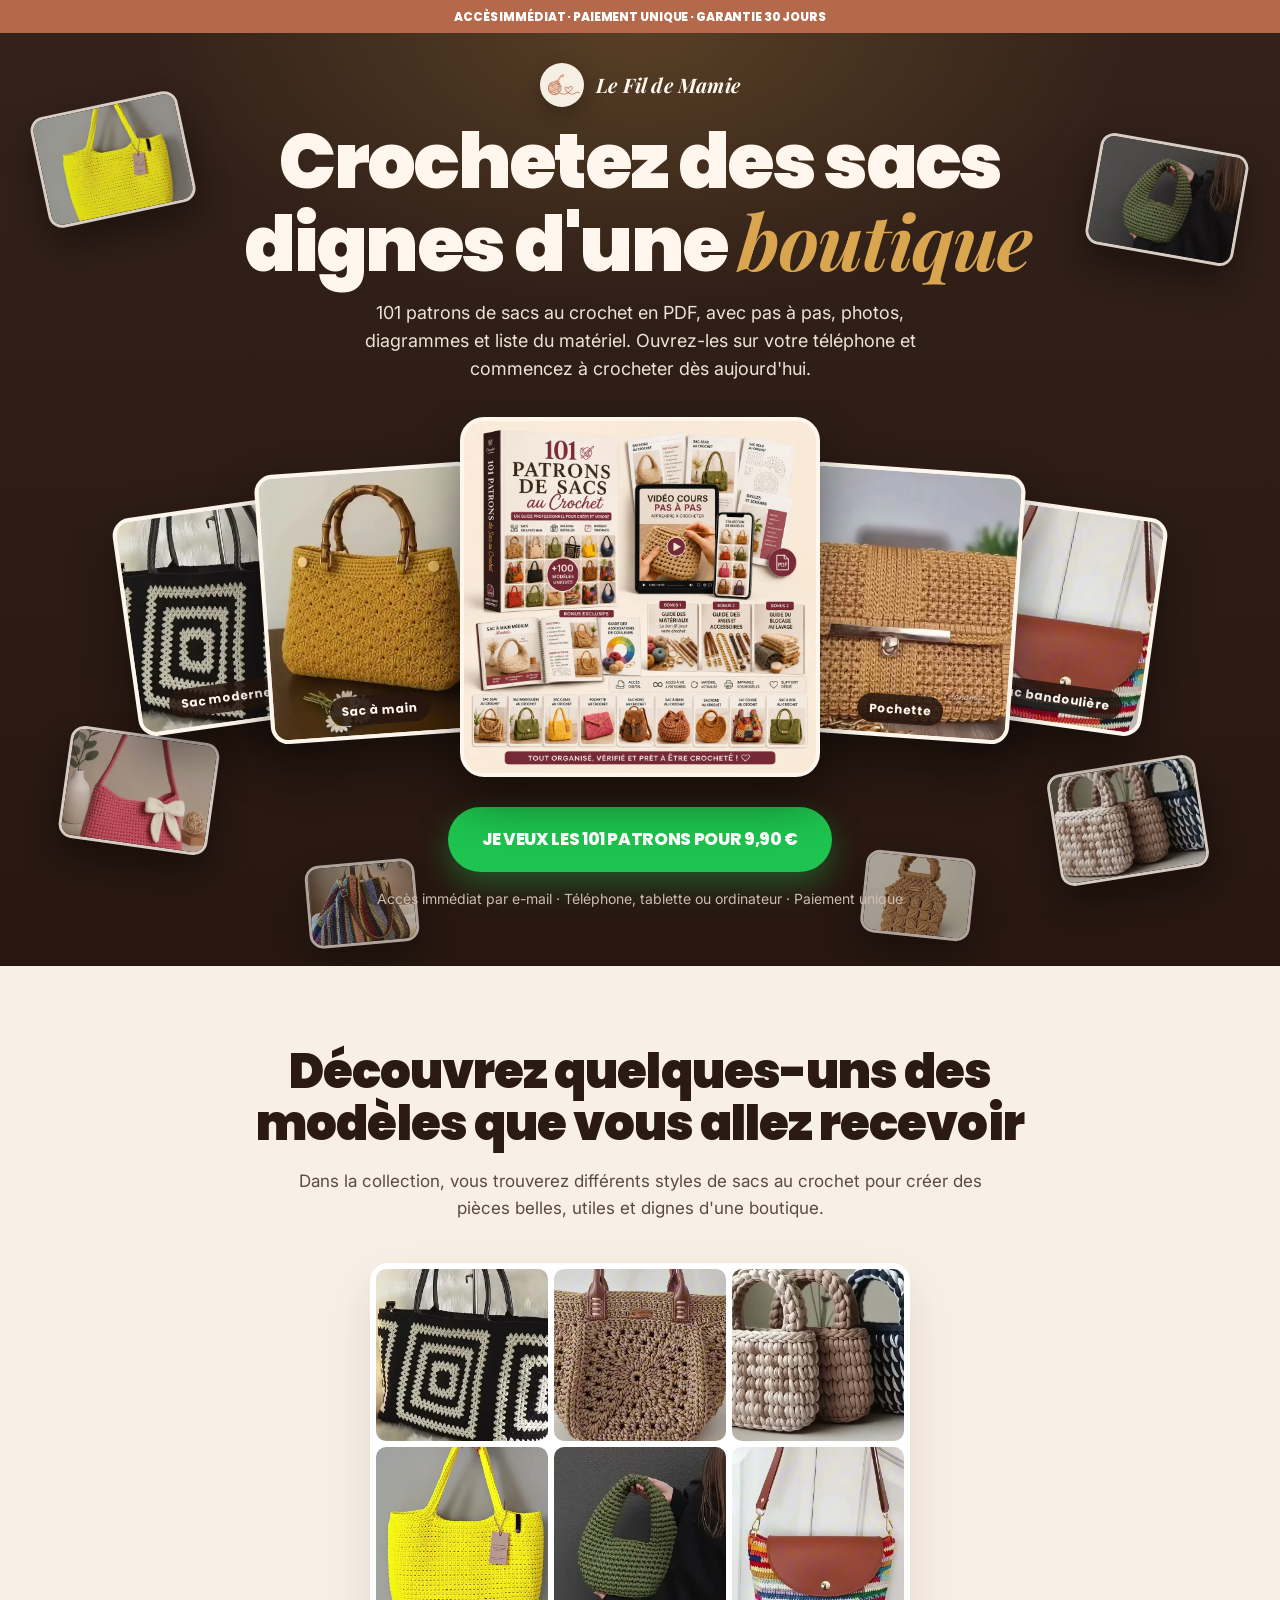
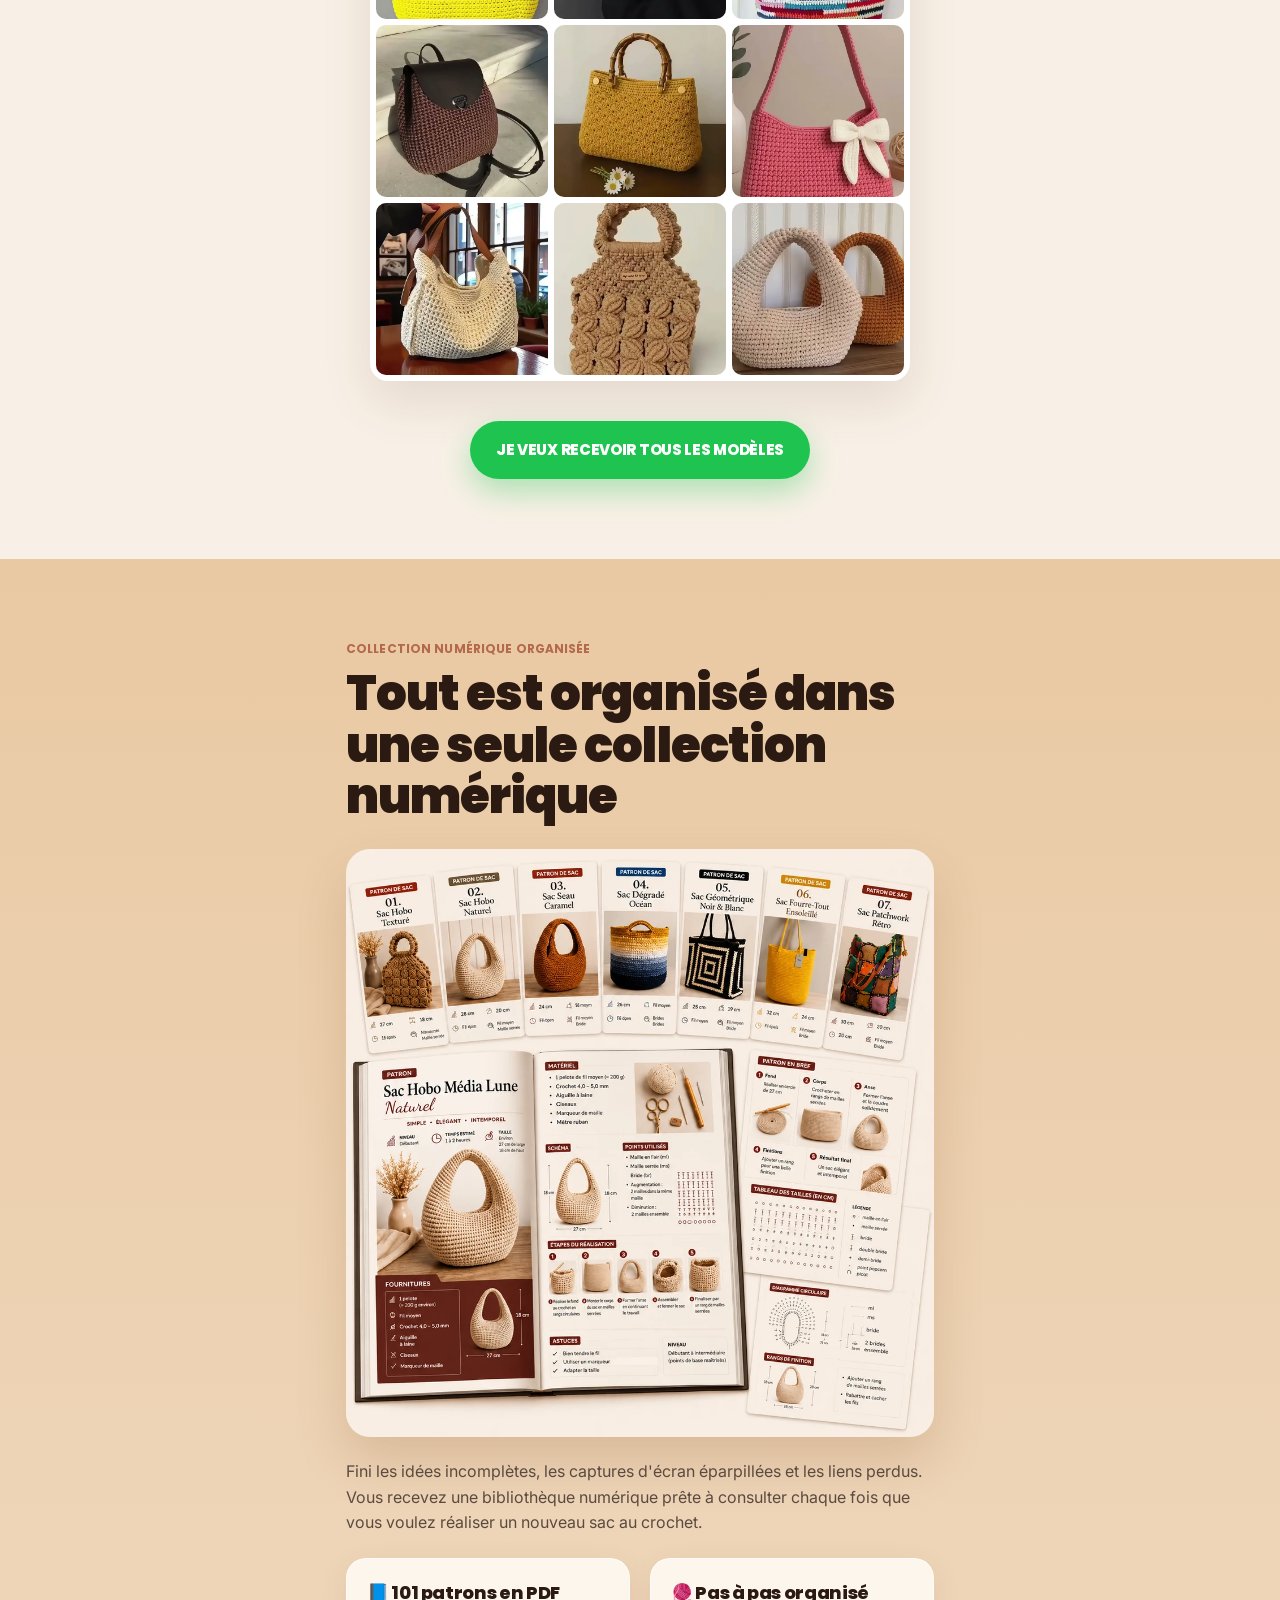
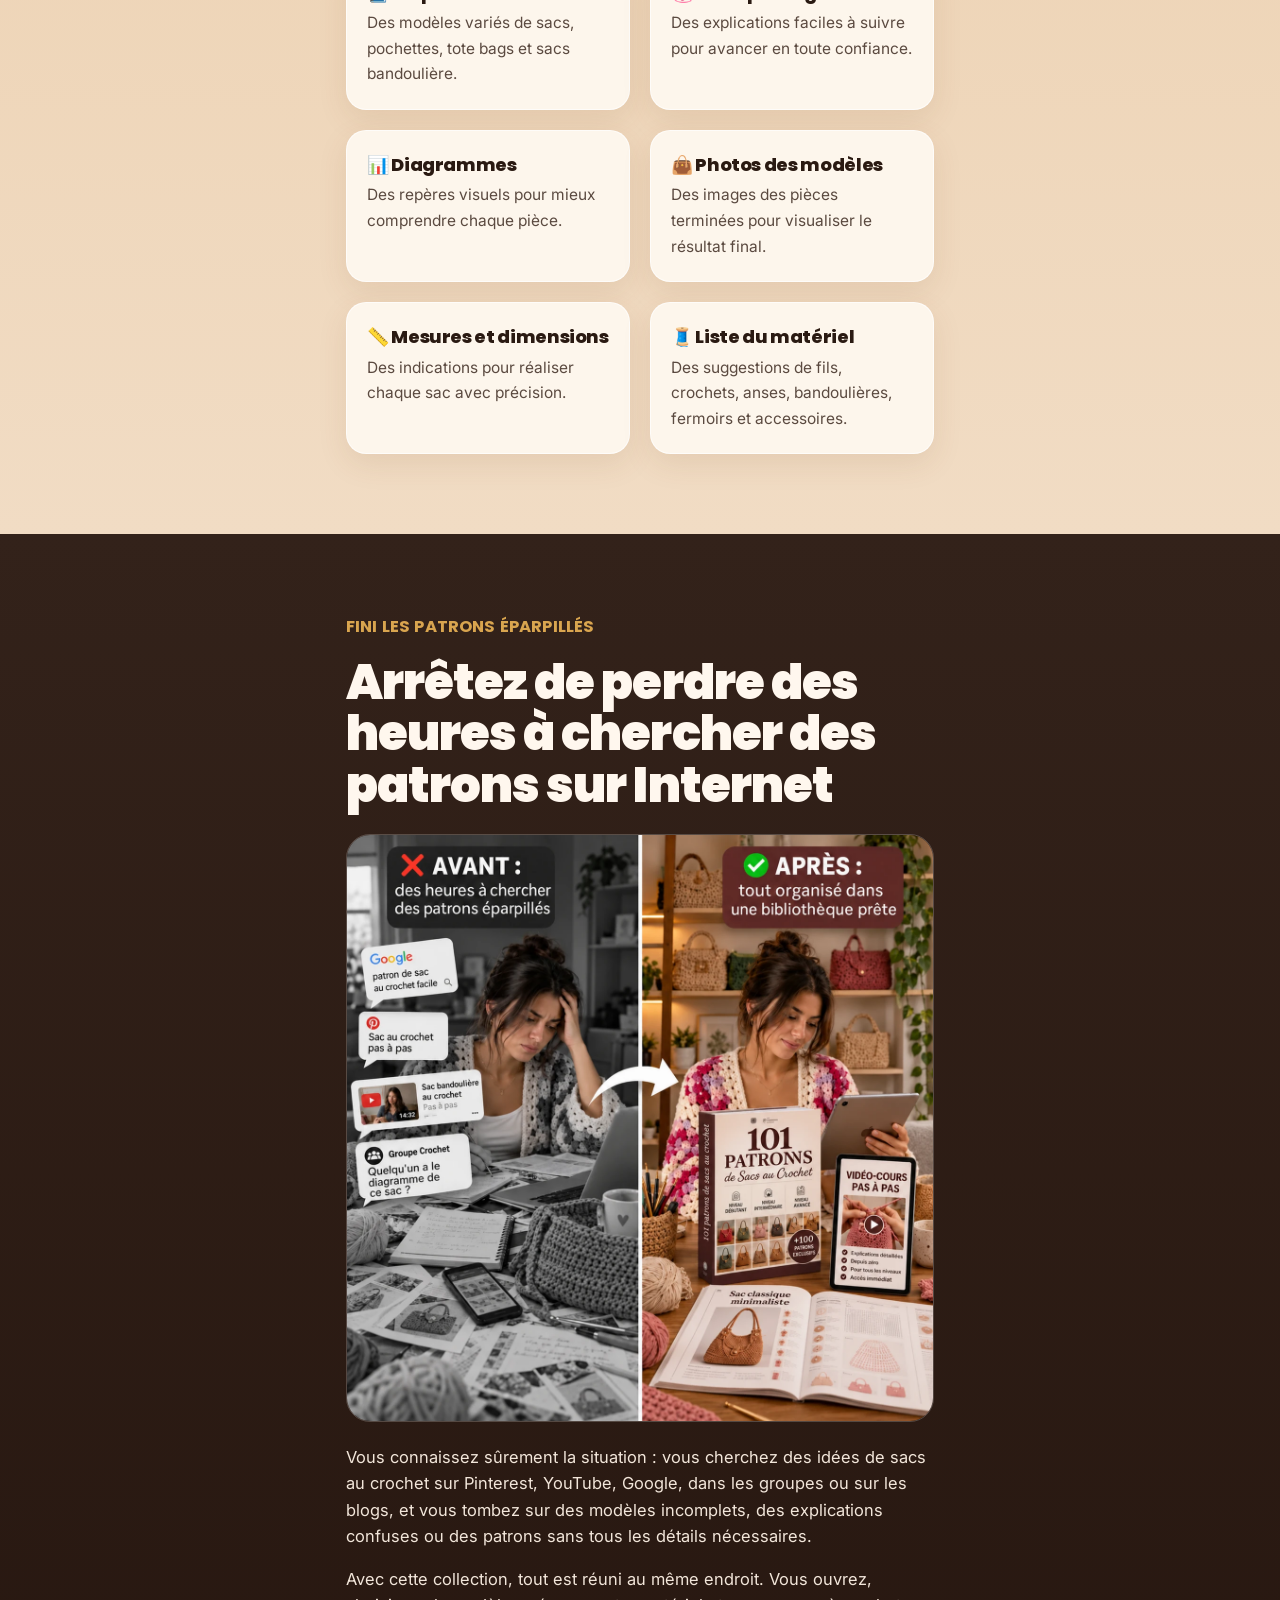
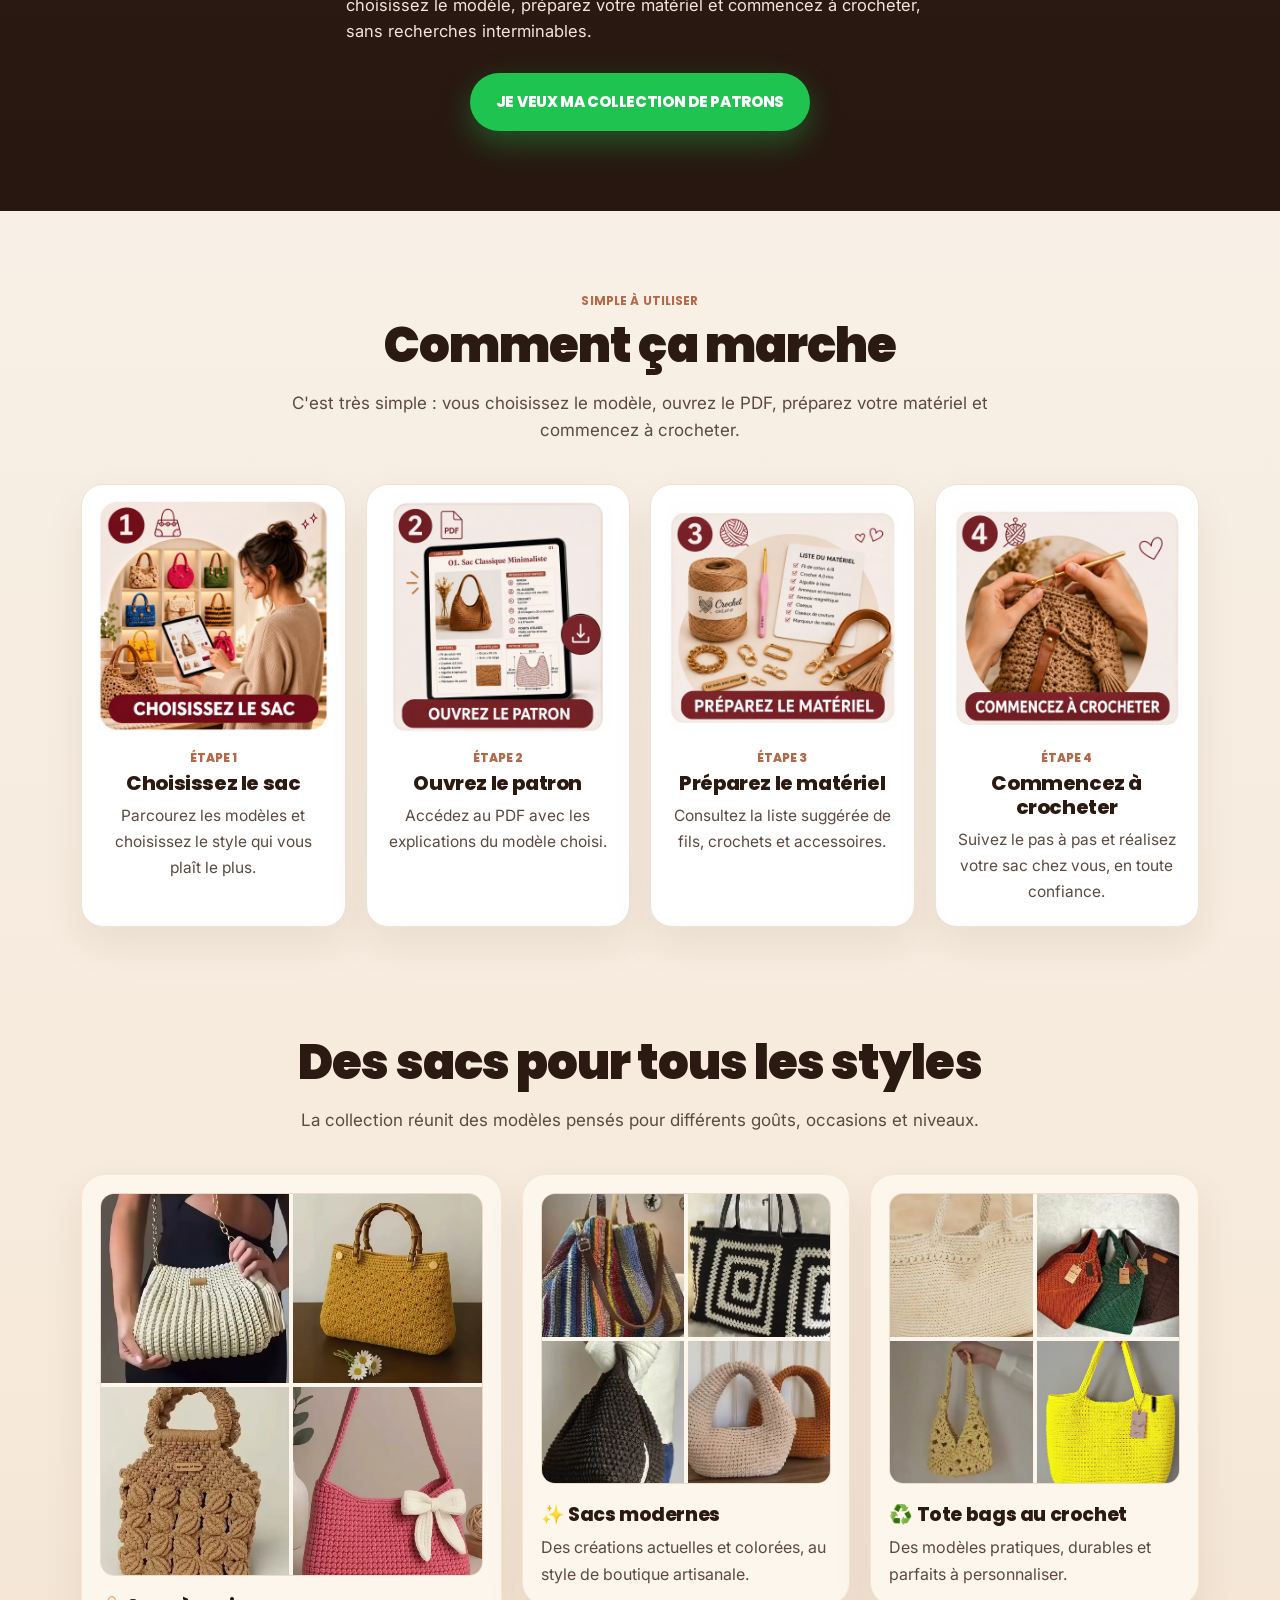
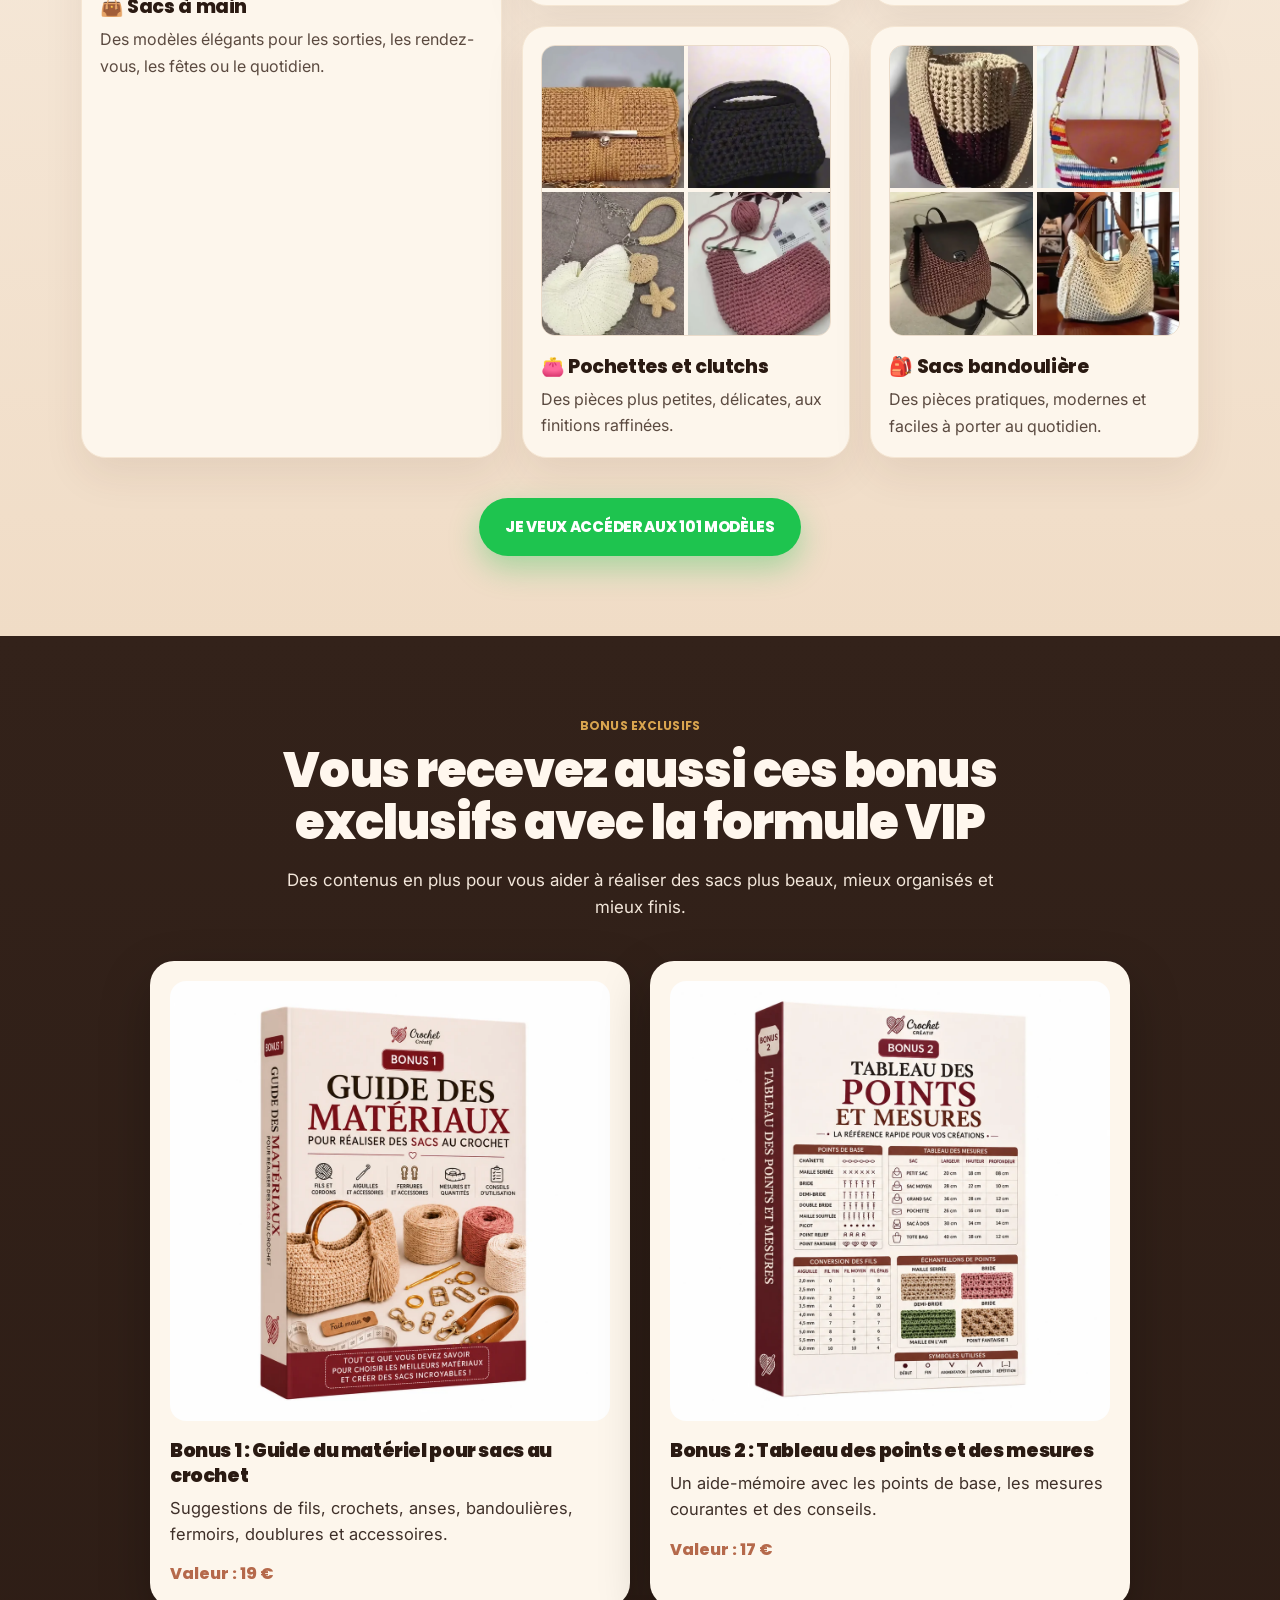
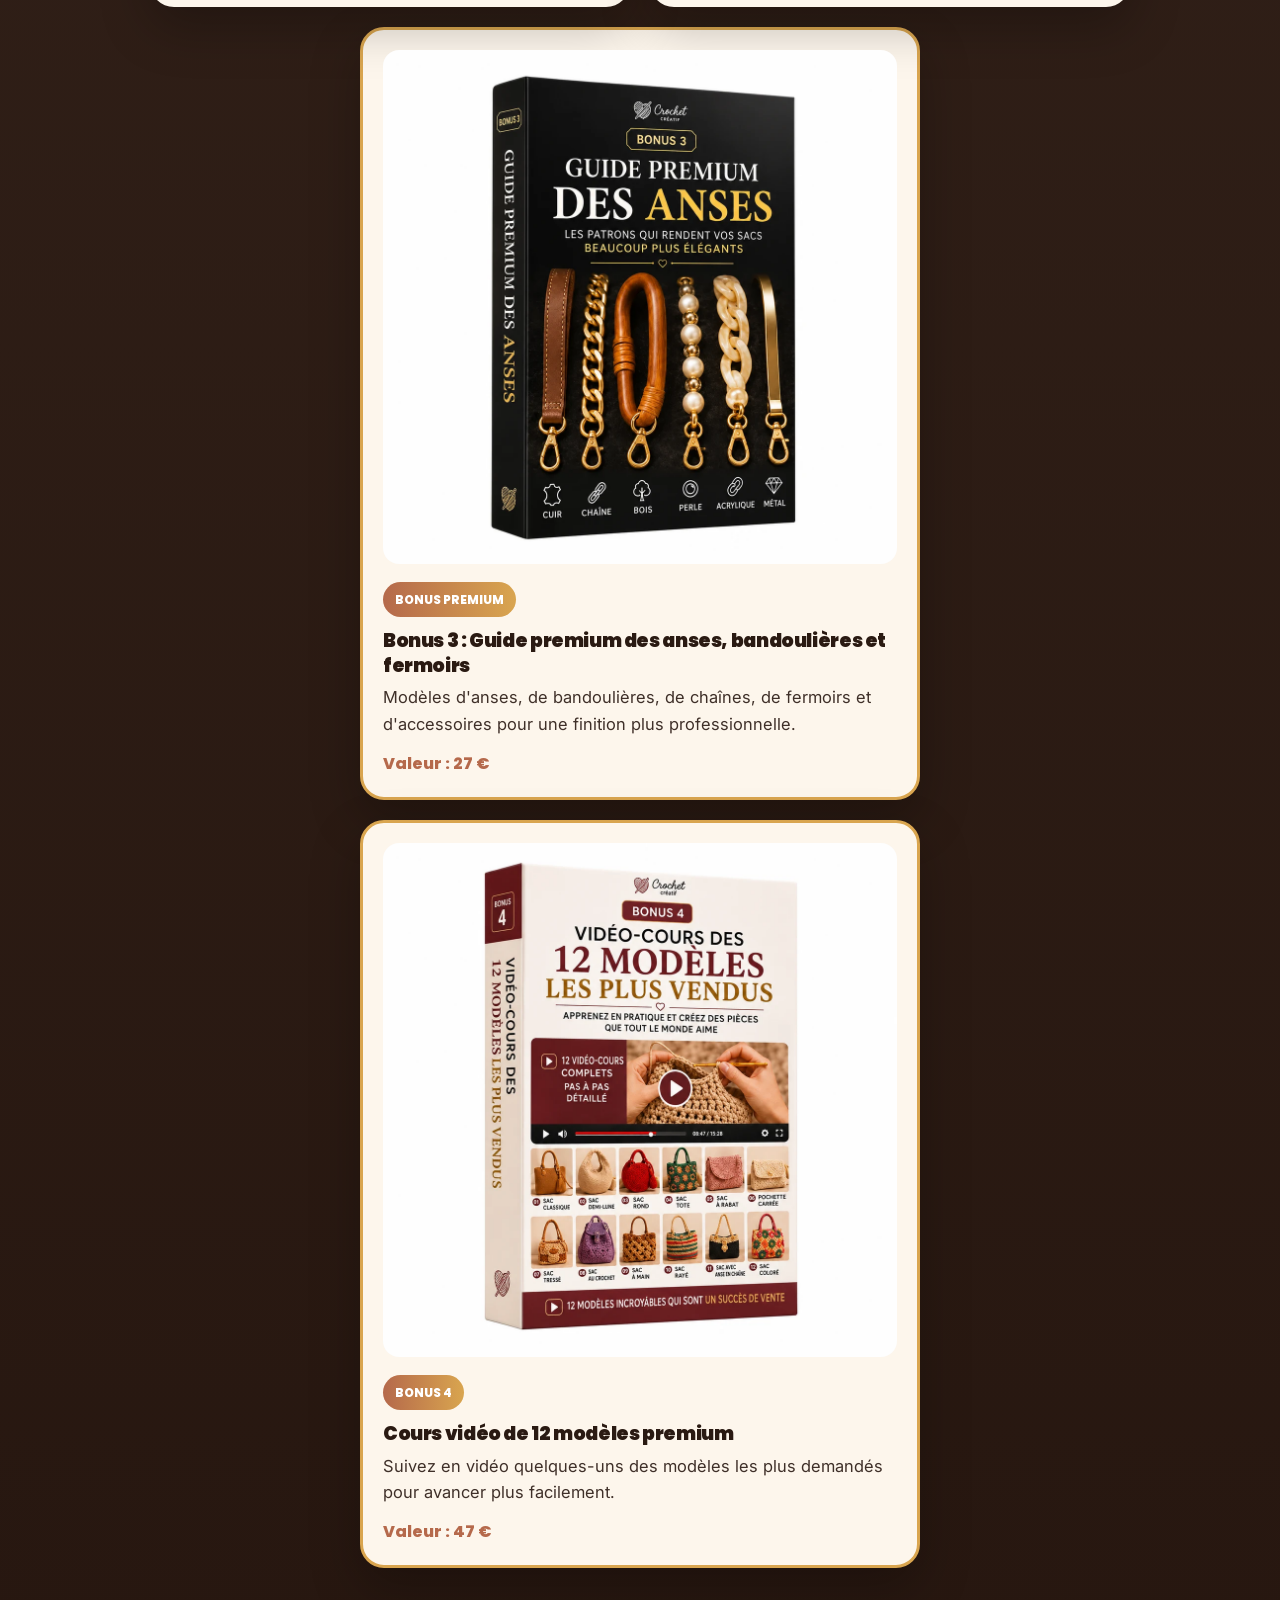
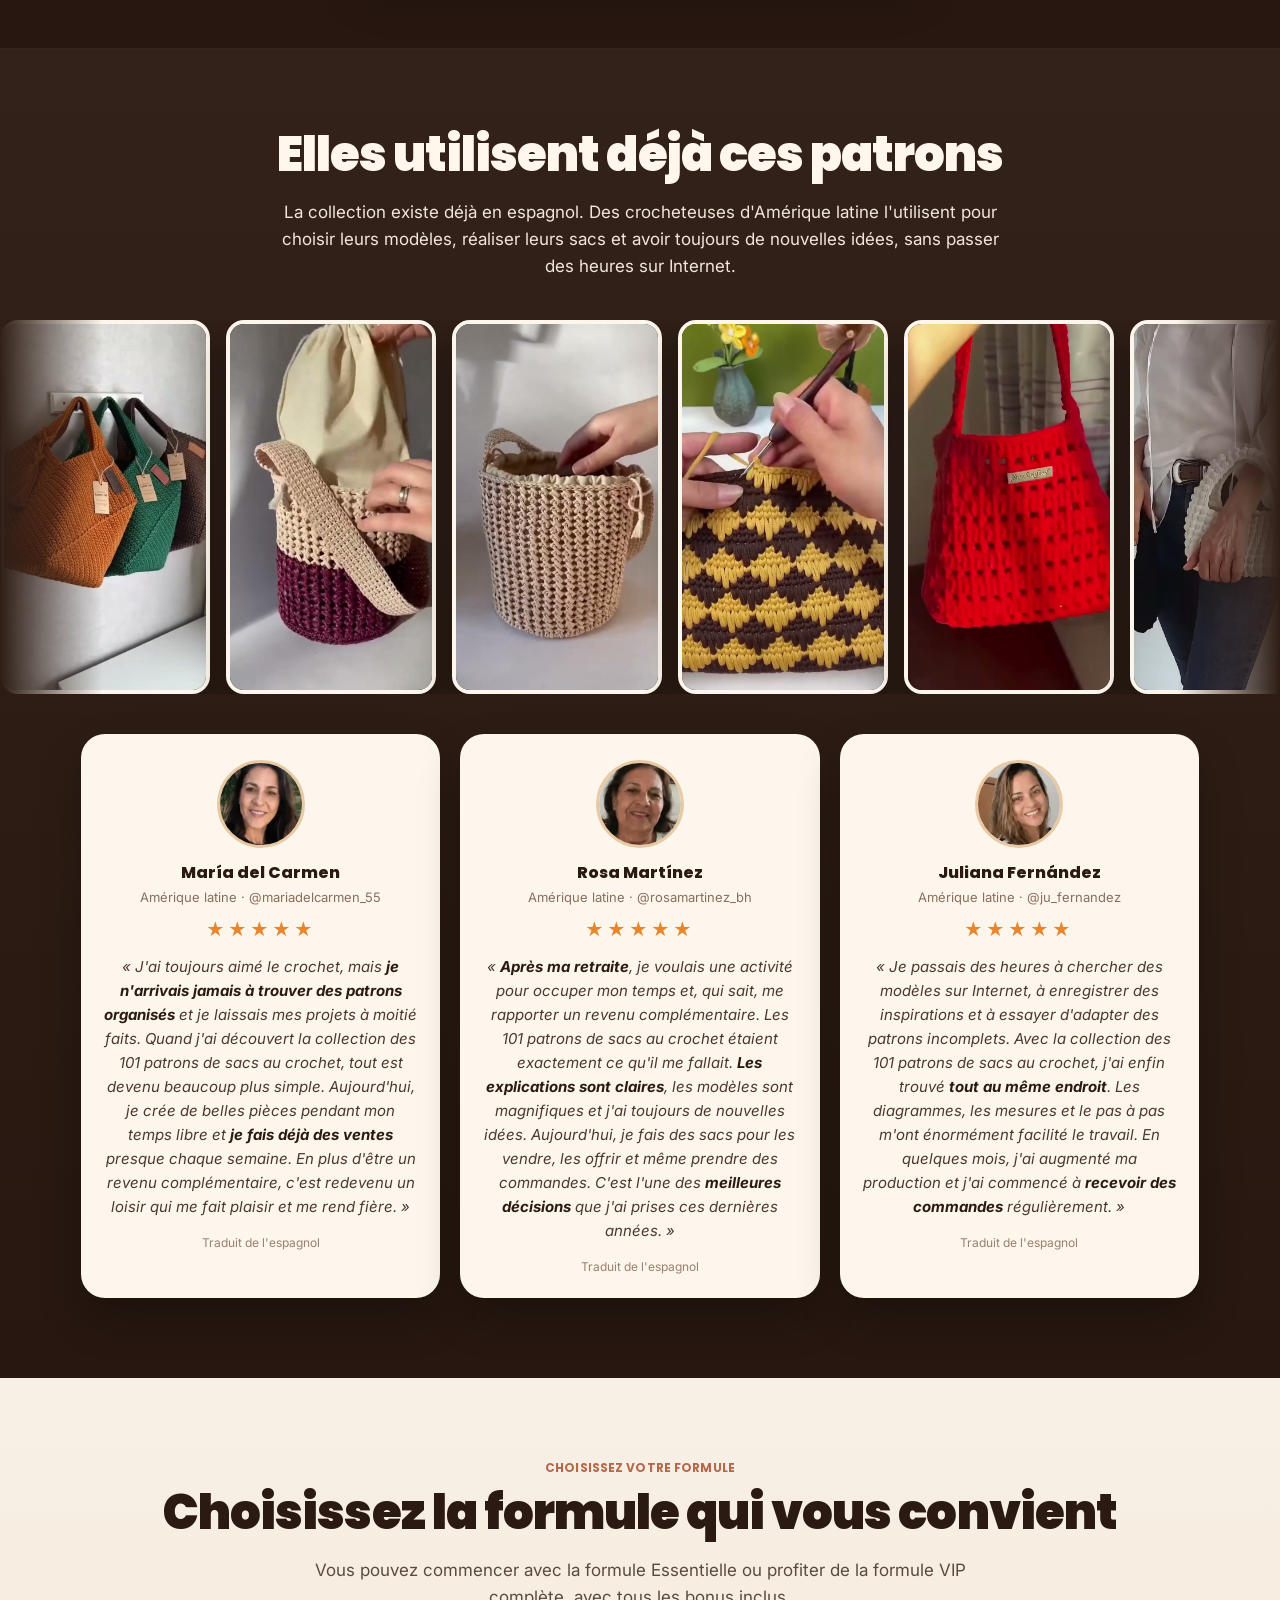
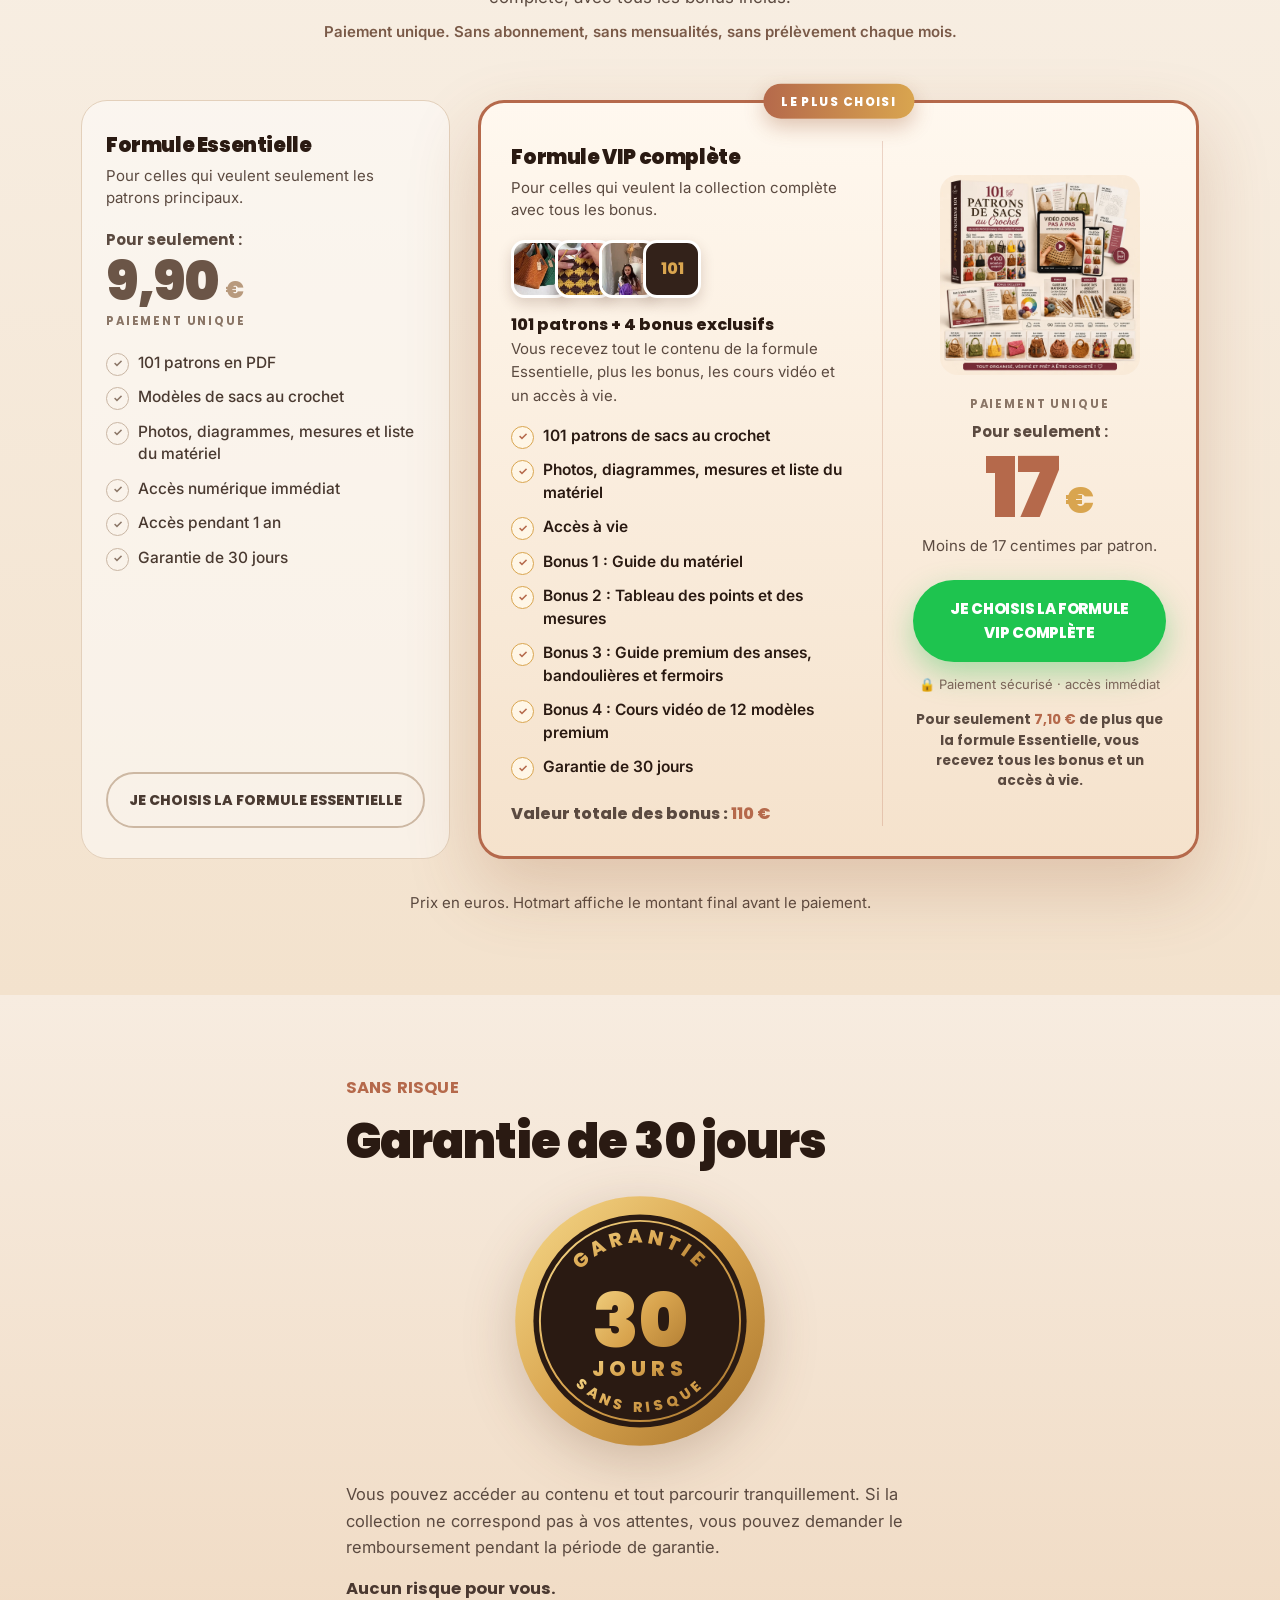
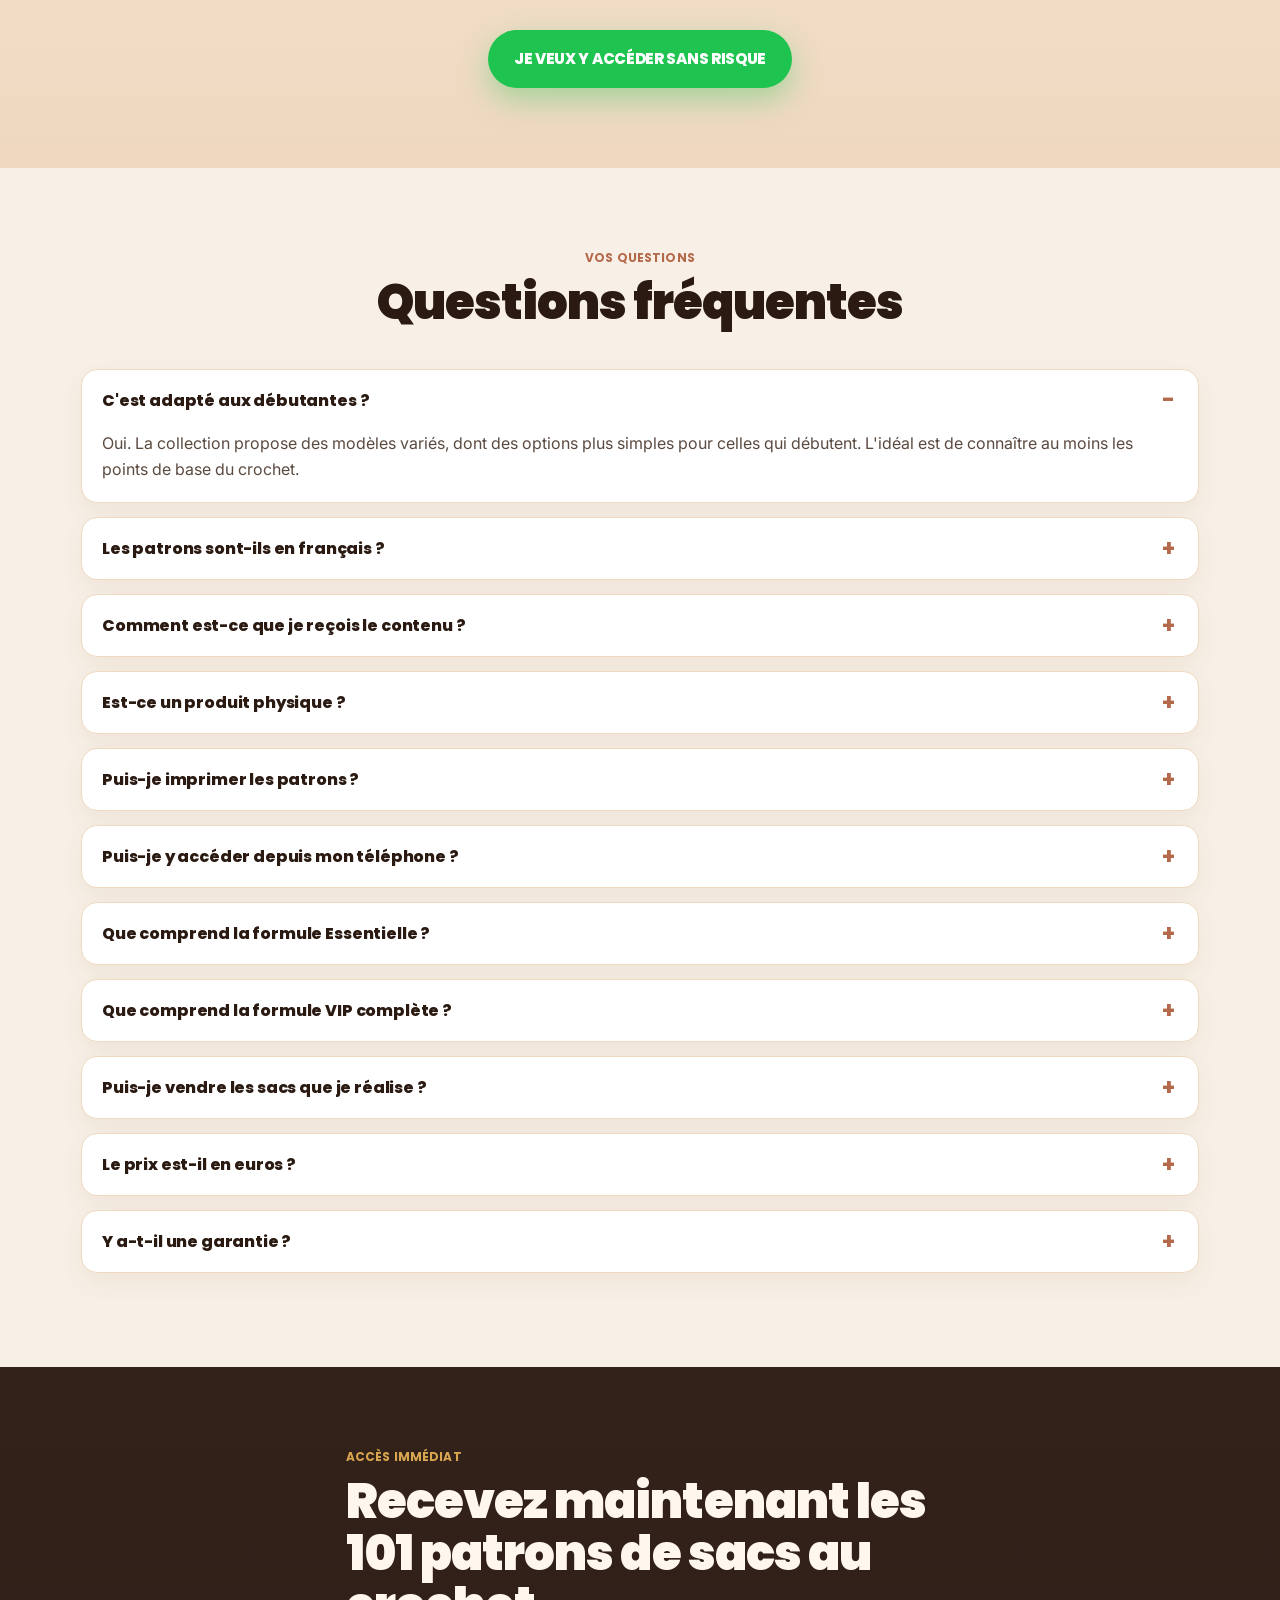
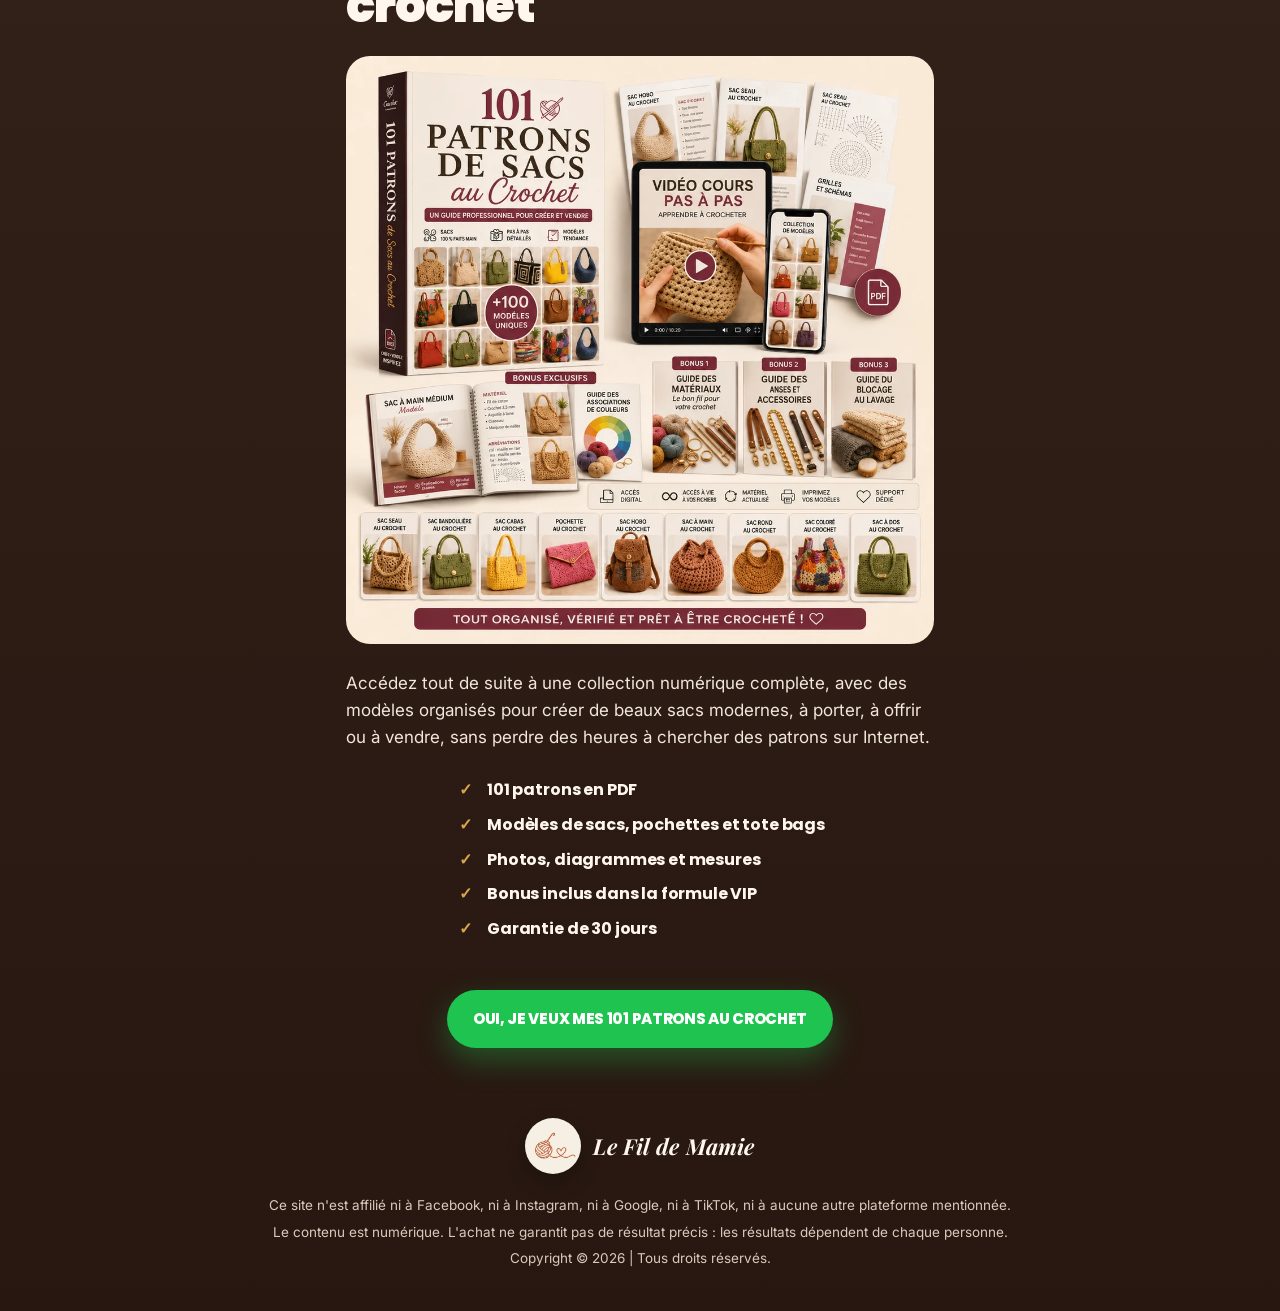
<file: index.html>
<!DOCTYPE html>
<html lang="fr">
<head>
<meta charset="UTF-8">
<meta name="viewport" content="width=device-width, initial-scale=1.0">
<title>Le Fil de Mamie | 101 patrons de sacs au crochet en PDF</title>
<link rel="icon" type="image/webp" href="imagens/logo.webp">
<meta name="description" content="101 patrons de sacs au crochet en PDF, avec pas à pas, prêts à réaliser chez vous.">
<link rel="preconnect" href="https://fonts.googleapis.com">
<link rel="preconnect" href="https://fonts.gstatic.com" crossorigin>
<link href="https://fonts.googleapis.com/css2?family=Inter:wght@400;500;600;700&family=Poppins:wght@600;700;800;900&family=Playfair+Display:ital,wght@1,700&display=swap" rel="stylesheet">
<style>
  :root{
    --dark:#33221a;
    --dark-2:#271710;
    --terra:#b5694b;
    --terra-2:#a2583d;
    --gold:#d9a54f;
    --cream:#f8f0e6;
    --cream-2:#fdf6ec;
    --tan:#e9c9a3;
    --tan-2:#f1dcc4;
    --ink:#2a1a12;
    --text:#5b4a40;
    --green:#1ec44f;
    --green-2:#17ad44;
    --radius:22px;
  }
  *{box-sizing:border-box;margin:0;padding:0}
  html{scroll-behavior:smooth}
  body{font-family:'Inter',sans-serif;color:var(--text);background:var(--cream);line-height:1.6;-webkit-font-smoothing:antialiased}
  img{max-width:100%;height:auto;display:block}

  /* Logo / marca */
  .brand{display:flex;justify-content:center;align-items:center;gap:12px;margin-bottom:22px}
  .brand img{width:64px;height:64px;border-radius:50%;box-shadow:0 8px 20px rgba(0,0,0,.25)}
  .brand span{font-family:'Playfair Display',serif;font-style:italic;font-weight:700;font-size:26px;color:#fff7ee;letter-spacing:.01em}
  .foot-brand{display:flex;justify-content:center;margin-bottom:18px}
  .foot-brand img{width:56px;height:56px}
  .foot-brand span{font-size:22px}

  /* Imagens reais dentro das molduras */
  .hero-img img,.feature-img img,.problem .ph-frame img,.final .ph-frame img{width:100%}
  .gallery img{width:100%;aspect-ratio:1/1;object-fit:cover;border-radius:10px}
  .step img{border-radius:16px;margin-bottom:16px;width:100%}
  .quad img{width:100%;aspect-ratio:1/1;object-fit:cover}
  .bonus img{width:100%;border-radius:16px;margin-bottom:18px;background:#fff}
  .testi img{width:100%;border-radius:16px}
  .vip-side img.vip-mock{width:100%}
  a{color:inherit}
  h1,h2,h3,h4,.poppins{font-family:'Poppins',sans-serif;color:var(--ink);letter-spacing:-.02em}

  .wrap{width:100%;max-width:620px;margin:0 auto;padding:0 16px}
  .wrap-lg{width:100%;max-width:1150px;margin:0 auto;padding:0 16px}
  section{padding:80px 0}
  .center{text-align:center}

  .eyebrow{font-family:'Poppins',sans-serif;font-weight:700;font-size:12px;text-transform:uppercase;letter-spacing:.01em;color:var(--terra);margin-bottom:10px}
  .h2{font-size:clamp(32px,4.4vw,48px);font-weight:900;line-height:1.08;margin-bottom:18px}
  .lead{font-size:17px;max-width:740px;margin:0 auto}

  /* ---------- Placeholders ---------- */
  .ph{
    position:relative;width:100%;
    display:flex;align-items:center;justify-content:center;text-align:center;
    background:
      repeating-linear-gradient(45deg,rgba(181,105,75,.06) 0 12px,rgba(181,105,75,.12) 12px 24px),
      #f3e6d6;
    border:2px dashed rgba(181,105,75,.45);
    color:#9a6a52;font-family:'Poppins',sans-serif;font-weight:700;font-size:13px;
    padding:12px;line-height:1.35;
  }
  .ph small{display:block;font-family:'Inter',sans-serif;font-weight:500;font-size:11px;opacity:.8;margin-top:4px}
  .r-1x1{aspect-ratio:1/1}
  .r-4x5{aspect-ratio:4/5}
  .r-3x4{aspect-ratio:3/4}
  .r-4x3{aspect-ratio:4/3}
  .r-16x9{aspect-ratio:16/9}

  /* ---------- Buttons ---------- */
  .btn{
    display:inline-block;background:var(--green);color:#fff;text-decoration:none;
    font-family:'Poppins',sans-serif;font-weight:800;font-size:15px;text-transform:uppercase;letter-spacing:-.02em;
    padding:17px 26px;border-radius:999px;
    box-shadow:0 12px 30px rgba(30,196,79,.35);
    transition:transform .2s,background .2s,box-shadow .2s;
    animation:pulse 2.4s ease-in-out infinite;
  }
  .btn:hover{background:var(--green-2);transform:translateY(-2px);box-shadow:0 16px 34px rgba(30,196,79,.45)}
  .btn-block{display:block;width:100%;text-align:center}
  .btn-wrap{text-align:center;margin-top:40px}
  @keyframes pulse{0%,100%{transform:scale(1)}50%{transform:scale(1.03)}}

  /* ---------- Topbar ---------- */
  .topbar{background:var(--terra);color:#fff;text-align:center;font-family:'Poppins',sans-serif;font-weight:800;font-size:12px;padding:7px 16px;text-transform:uppercase;letter-spacing:-.01em}

  /* ---------- Dark sections ---------- */
  .dark{background:linear-gradient(180deg,var(--dark) 0%,var(--dark-2) 100%);color:#f2e6da}
  .dark h1,.dark h2,.dark h3{color:#fff7ee}
  .dark .eyebrow{color:var(--gold)}

  /* ---------- Hero (primeira dobra estilo vitrine) ---------- */
  .hero{position:relative;overflow:hidden;padding:30px 0 56px;text-align:center;background:radial-gradient(ellipse 55% 42% at 50% 0%,rgba(217,165,79,.22),transparent 70%),linear-gradient(180deg,var(--dark) 0%,var(--dark-2) 100%)}
  .hero .wrap-lg{position:relative;z-index:1}
  .hero .brand{margin-bottom:16px}
  .hero .brand img{width:44px;height:44px}
  .hero .brand span{font-size:20px}
  .hero h1{font-size:clamp(38px,6.2vw,76px);font-weight:900;line-height:1.02;max-width:920px;margin:0 auto 16px;letter-spacing:-.035em}
  .hero h1 em{font-family:'Playfair Display',serif;font-style:italic;font-weight:700;color:var(--gold);letter-spacing:-.01em;padding-right:.04em}
  .hero .sub{font-size:18px;color:#efe2d5;max-width:620px;margin:0 auto;line-height:1.55}

  /* Vitrine: o produto no centro e as bolsas que se tecem com ele */
  .showcase{display:flex;justify-content:center;align-items:center;margin:34px auto 30px}
  .sc-card{position:relative;flex-shrink:0;border-radius:18px;overflow:hidden;border:4px solid var(--cream-2);background:var(--cream-2);box-shadow:0 24px 50px rgba(0,0,0,.45)}
  .sc-card img{width:100%;height:100%;object-fit:cover}
  .sc-card span{position:absolute;left:50%;bottom:10px;transform:translateX(-50%);background:rgba(39,23,16,.86);color:#fff7ee;font-family:'Poppins',sans-serif;font-weight:700;font-size:12px;padding:5px 12px;border-radius:999px;white-space:nowrap}
  .sc-out{width:180px;height:220px;margin:0 -18px;z-index:1}
  .sc-in{width:220px;height:270px;margin:0 -22px;z-index:2}
  .sc-main{width:360px;height:360px;z-index:3;border-radius:24px}
  .sc-out.l{transform:rotate(-8deg) translateY(20px)}
  .sc-in.l{transform:rotate(-4deg) translateY(6px)}
  .sc-in.r{transform:rotate(4deg) translateY(6px)}
  .sc-out.r{transform:rotate(8deg) translateY(20px)}

  .btn-hero{font-size:17px;padding:19px 34px}
  .hero-micro{margin-top:16px;font-size:14px;color:#cdbcae}

  /* Bolsas soltas nos cantos */
  .float{position:absolute;z-index:0;width:150px;aspect-ratio:4/3;border-radius:14px;overflow:hidden;border:3px solid rgba(253,246,236,.9);box-shadow:0 18px 36px rgba(0,0,0,.45);opacity:.9;animation:drift 7s ease-in-out infinite}
  .float img{width:100%;height:100%;object-fit:cover}
  .f1{top:70px;left:3%;rotate:-12deg}
  .f2{top:110px;right:3%;rotate:10deg;animation-delay:-2s}
  .f3{bottom:120px;left:5%;rotate:8deg;animation-delay:-4s}
  .f4{bottom:90px;right:6%;rotate:-9deg;animation-delay:-1s}
  .f5{bottom:22px;left:24%;width:110px;rotate:-5deg;opacity:.7;animation-delay:-3s}
  .f6{bottom:30px;right:24%;width:110px;rotate:6deg;opacity:.7;animation-delay:-5s}
  @keyframes drift{50%{translate:0 -10px}}
  @media (max-width:1240px){.float{display:none}}
  @media (max-width:1000px){.sc-out{display:none}}
  @media (prefers-reduced-motion:reduce){.float{animation:none}}

  .checks{list-style:none;display:inline-block;text-align:left;margin:0 auto}
  .checks li{position:relative;padding-left:32px;font-family:'Poppins',sans-serif;font-weight:700;font-size:16px;color:#fff7ee;margin-bottom:9px;letter-spacing:-.01em}
  .checks li::before{content:"\2713";position:absolute;left:4px;top:0;color:var(--gold);font-weight:700}


  /* ---------- Gallery ---------- */
  .gallery-card{max-width:540px;margin:40px auto 0;background:#fff;border-radius:18px;padding:6px;box-shadow:0 20px 50px rgba(80,40,20,.12)}
  .gallery{display:grid;grid-template-columns:repeat(3,1fr);gap:6px}
  .gallery .ph{border-radius:10px;font-size:11px}

  /* ---------- Tan section ---------- */
  .tan{background:linear-gradient(180deg,var(--tan) 0%,var(--tan-2) 100%)}
  .feature-img{margin:26px 0 22px;border-radius:24px;overflow:hidden;box-shadow:0 25px 50px rgba(120,70,30,.18)}
  .feature-img .ph{border-radius:24px}
  .tan p.body{font-size:16px;color:#5b4a40;margin-bottom:22px}
  .features{display:grid;grid-template-columns:1fr 1fr;gap:20px}
  .feat{background:var(--cream-2);border-radius:20px;padding:22px 20px;box-shadow:0 10px 30px rgba(120,70,30,.10);border:1px solid rgba(255,255,255,.7)}
  .feat h3{font-size:18px;font-weight:800;margin-bottom:6px;line-height:1.3}
  .feat p{font-size:15.5px;line-height:1.65}

  /* ---------- Problem ---------- */
  .problem .ph-frame{margin:22px 0;border-radius:24px;overflow:hidden;border:1px solid rgba(255,255,255,.2)}
  .problem .ph-frame .ph{border-radius:24px}
  .problem p{font-size:16.5px;color:#f2e6da;margin-bottom:16px}

  /* ---------- Steps ---------- */
  .steps{display:grid;grid-template-columns:repeat(4,1fr);gap:20px;margin-top:40px}
  .step{background:#fff;border-radius:22px;padding:16px 16px 22px;text-align:center;box-shadow:0 18px 40px rgba(80,40,20,.08);border:1px solid #f0e2d2}
  .step .ph{border-radius:16px;margin-bottom:16px}
  .step .num{font-family:'Poppins',sans-serif;font-weight:800;font-size:12px;color:var(--terra);text-transform:uppercase;margin-bottom:4px}
  .step h3{font-size:20px;font-weight:800;line-height:1.2;margin-bottom:8px}
  .step p{font-size:15.5px;line-height:1.65}

  /* ---------- Styles grid ---------- */
  .styles{display:grid;grid-template-columns:1.28fr 1fr 1fr;grid-template-rows:auto auto;gap:20px;margin-top:40px;align-items:start}
  .style-card{background:var(--cream-2);border-radius:24px;padding:18px;box-shadow:0 18px 40px rgba(80,40,20,.08);border:1px solid #f5e6d3}
  .style-card.big{grid-row:1 / span 2;align-self:stretch}
  .quad{display:grid;grid-template-columns:1fr 1fr;gap:4px;border-radius:14px;overflow:hidden;margin-bottom:16px;border:1px solid #eadbca}
  .quad .ph{border-radius:0;font-size:11px;border-width:1px}
  .style-card h3{font-size:19px;font-weight:800;margin-bottom:4px}
  .style-card p{font-size:16px;line-height:1.65}

  /* ---------- Bonus ---------- */
  .bonus-grid{display:grid;grid-template-columns:1fr 1fr;gap:20px;max-width:980px;margin:40px auto 0}
  .bonus{background:var(--cream-2);border-radius:24px;padding:20px;color:var(--ink);box-shadow:0 20px 50px rgba(0,0,0,.25);text-align:left}
  .bonus .ph{border-radius:16px;margin-bottom:18px;background-color:#fff}
  .bonus h3{font-size:19px;font-weight:900;line-height:1.3;margin-bottom:6px;color:var(--ink)}
  .bonus p{font-size:16.5px;color:#3f3029;margin-bottom:14px}
  .bonus .val{font-family:'Poppins',sans-serif;font-weight:800;color:var(--terra);font-size:16px}
  .bonus.premium{max-width:560px;margin:20px auto 0;border:3px solid var(--gold)}
  .badge{display:inline-block;background:linear-gradient(90deg,var(--terra),var(--gold));color:#fff;font-family:'Poppins',sans-serif;font-weight:800;font-size:12px;padding:8px 12px;border-radius:999px;margin-bottom:12px;text-transform:uppercase}

  /* ---------- Pricing ---------- */
  .pricing{background:linear-gradient(180deg,var(--cream) 0%,#f3e2cd 100%)}
  .pay-once{font-size:15px;font-weight:600;color:#7a5a48;margin-top:8px}
  .plans{display:grid;grid-template-columns:1fr 1.95fr;gap:28px;max-width:1120px;margin:56px auto 0;align-items:stretch}
  .plan{position:relative;border-radius:26px;padding:28px 24px 30px}
  .plan h3{font-size:20px;font-weight:900;margin-bottom:4px}
  .plan .intro{font-size:15px;margin-bottom:18px;line-height:1.5}
  .plan ul{list-style:none;margin-bottom:22px}
  .plan ul li{position:relative;padding-left:32px;font-weight:500;color:#4a3a31;font-size:15.5px;margin-bottom:12px;line-height:1.45}
  .plan ul li::before{content:"\2713";position:absolute;left:0;top:1px;width:21px;height:21px;border-radius:50%;border:1.5px solid #c9b6a4;color:#8a7566;font-size:11px;font-weight:700;display:flex;align-items:center;justify-content:center}
  .from{font-family:'Poppins',sans-serif;font-weight:700;color:#5b4a40;font-size:15px}
  .from s{color:var(--terra);font-weight:800}
  .price{display:flex;align-items:flex-end;gap:8px;margin:2px 0 4px}
  .price .cur{font-family:'Poppins',sans-serif;font-weight:900;color:var(--gold);font-size:36px;line-height:1.6}
  .price .amt{font-family:'Poppins',sans-serif;font-weight:900;color:var(--terra);font-size:84px;line-height:1;letter-spacing:-.04em}
  .pay-label{font-family:'Poppins',sans-serif;font-weight:700;font-size:11.5px;letter-spacing:.16em;text-transform:uppercase;color:#8a7566;margin-bottom:22px}

  /* Básico: discreto, sem destaque (âncora) */
  .plan.basic{background:rgba(255,255,255,.5);border:1px solid #e3d0bb;display:flex;flex-direction:column}
  .plan.basic .price .cur{font-size:24px;line-height:1.5;color:#b89a7d}
  .plan.basic .price .amt{font-size:54px;color:#6b5547}
  .plan.basic .push{margin-top:auto}
  .btn-ghost{display:block;text-align:center;text-decoration:none;border:2px solid #cdb8a3;color:#4a3a31;background:transparent;font-family:'Poppins',sans-serif;font-weight:800;font-size:14px;text-transform:uppercase;padding:15px 18px;border-radius:999px;transition:border-color .2s,color .2s}
  .btn-ghost:hover{border-color:var(--terra);color:var(--terra)}

  /* VIP: destaque total */
  .plan.vip{background:linear-gradient(180deg,#fff8ef,#f5e2cc);border:3px solid var(--terra);box-shadow:0 30px 70px rgba(150,80,40,.22);padding:38px 30px 30px}
  .badge-top{position:absolute;top:0;left:50%;transform:translate(-50%,-55%);background:linear-gradient(90deg,var(--terra),var(--gold));color:#fff;font-family:'Poppins',sans-serif;font-weight:800;font-size:12px;letter-spacing:.12em;text-transform:uppercase;padding:8px 18px;border-radius:999px;white-space:nowrap;box-shadow:0 8px 20px rgba(150,80,40,.3)}
  .vip-grid{display:grid;grid-template-columns:1.2fr 1fr;gap:30px}
  .plan.vip ul li{font-weight:600;color:var(--ink)}
  .plan.vip ul li::before{border-color:var(--gold);color:var(--terra);background:#fff6e6}
  .thumbs{display:flex;align-items:center;margin-bottom:14px}
  .thumbs img,.thumbs span{width:58px;height:58px;border-radius:14px;border:3px solid #fff;object-fit:cover;margin-left:-14px;box-shadow:0 6px 14px rgba(80,40,20,.18)}
  .thumbs img:first-child{margin-left:0}
  .thumbs span{display:flex;align-items:center;justify-content:center;background:var(--dark);color:var(--gold);font-family:'Poppins',sans-serif;font-weight:800;font-size:16px}
  .vip-what{font-family:'Poppins',sans-serif;font-weight:800;color:var(--ink);font-size:16px}
  .vip-desc{font-size:15px;margin-bottom:18px;line-height:1.55}
  .vip-side{border-left:1px solid rgba(181,105,75,.25);padding-left:30px;text-align:center;display:flex;flex-direction:column;justify-content:center}
  .vip-side .vip-mock{max-width:200px;margin:0 auto 20px;border-radius:18px}
  .vip-side .pay-label{margin-bottom:6px}
  .vip-side .price{justify-content:center}
  .per-unit{font-size:15px;color:#5b4a40;margin-bottom:22px}
  .secure{font-size:13px;color:#7a6458;margin-top:12px}
  .total-bonus{font-family:'Poppins',sans-serif;font-weight:800;color:#5b4a40;font-size:16px;margin:4px 0 0}
  .total-bonus span{color:var(--terra)}
  .plan-note{text-align:center;font-family:'Poppins',sans-serif;font-weight:700;font-size:13.5px;color:#5b4a40;margin-top:16px;line-height:1.5}
  .plan-note span{color:var(--terra)}
  .price-foot{text-align:center;font-size:15px;margin-top:32px}

  /* ---------- Pop-up de upgrade ---------- */
  .modal{position:fixed;inset:0;z-index:100;display:flex;align-items:center;justify-content:center;padding:16px;background:rgba(25,14,9,.65);-webkit-backdrop-filter:blur(6px);backdrop-filter:blur(6px);opacity:0;visibility:hidden;transition:opacity .25s,visibility .25s}
  .modal.open{opacity:1;visibility:visible}
  .modal-box{position:relative;width:100%;max-width:500px;max-height:calc(100vh - 32px);overflow:auto;background:linear-gradient(180deg,#2e1d15,#1f130d);color:#f2e6da;border-radius:24px;padding:34px 30px 24px;border:1px solid rgba(217,165,79,.35);box-shadow:0 40px 90px rgba(0,0,0,.5);transform:translateY(16px) scale(.97);transition:transform .25s}
  .modal.open .modal-box{transform:none}
  .modal-close{position:absolute;top:14px;right:14px;width:34px;height:34px;border:0;background:rgba(255,255,255,.07);color:#fff;border-radius:50%;font-size:20px;line-height:1;cursor:pointer}
  .modal .eyebrow{color:var(--gold);letter-spacing:.2em;margin-bottom:8px}
  .modal .chose{font-size:15px;color:#d9cabd;margin-bottom:4px}
  .modal h3{color:#fff;font-size:28px;font-weight:800;line-height:1.15;margin-bottom:16px}
  .modal h3 em{font-family:'Playfair Display',serif;font-style:italic;font-weight:700;color:var(--gold)}
  .modal .m-intro{font-size:15px;font-weight:600;color:#fff;margin-bottom:12px}
  .modal ul{list-style:none;margin-bottom:20px}
  .modal li{position:relative;padding-left:32px;margin-bottom:10px;font-size:15.5px;line-height:1.4}
  .modal li::before{content:"\2713";position:absolute;left:0;top:0;width:21px;height:21px;border-radius:50%;border:1.5px solid var(--gold);color:var(--gold);font-size:11px;font-weight:700;display:flex;align-items:center;justify-content:center}
  .offer-box{background:rgba(255,255,255,.07);border-radius:16px;padding:14px;text-align:center;margin-bottom:18px}
  .offer-box s{color:#a8968a;font-size:15px}
  .offer-box b{display:block;font-family:'Poppins',sans-serif;font-weight:800;font-size:22px;color:#fff}
  .offer-box small{font-size:13px;color:#cdbcae}
  .modal .btn{animation:none}
  .decline{display:block;text-align:center;margin-top:16px;color:#cdbcae;font-size:14.5px;text-decoration:underline;text-underline-offset:3px}
  .decline:hover{color:#fff}

  /* ---------- Guarantee ---------- */
  .guarantee{background:linear-gradient(180deg,#f7ece0 0%,#efd8bf 100%)}
  .seal{width:260px;height:260px;margin:24px auto 30px;border-radius:50%;overflow:hidden;background:#fff;border:1px solid #e8d6c2;box-shadow:0 18px 40px rgba(80,40,20,.10)}
  .seal img{width:100%;height:100%;object-fit:contain;padding:14px}
  .seal-svg{background:transparent;border:0;box-shadow:none;overflow:visible}
  .seal-svg svg{display:block;width:100%;height:100%;filter:drop-shadow(0 14px 26px rgba(80,40,20,.22))}
  .guarantee p{font-size:16.5px;margin-bottom:14px}

  /* ---------- Urgency ---------- */
  .urgency{background:linear-gradient(180deg,var(--terra) 0%,var(--terra-2) 100%);color:#fff;text-align:center}
  .urgency .eyebrow{color:var(--gold)}
  .urgency h2{color:#fff8ef}
  .urgency p{font-size:17px;margin-bottom:14px}
  .timer{display:flex;justify-content:center;gap:10px;margin:26px 0 40px}
  .timer div{background:var(--cream-2);border-radius:14px;width:88px;padding:12px 0 10px;box-shadow:0 10px 24px rgba(0,0,0,.15)}
  .timer b{display:block;font-family:'Poppins',sans-serif;font-weight:900;font-size:34px;color:var(--ink);line-height:1.1}
  .timer span{font-family:'Poppins',sans-serif;font-weight:700;font-size:11px;color:#5b4a40;text-transform:uppercase}

  /* ---------- Testimonials ---------- */
  .testimonials .lead{color:#f2e6da}
  .testi-grid{display:grid;grid-template-columns:repeat(3,1fr);gap:20px;margin-top:40px}
  .testi{background:var(--cream-2);border-radius:24px;padding:12px;box-shadow:0 20px 40px rgba(0,0,0,.25)}
  .testi .ph{border-radius:16px}
  /* Depoimentos traduzidos (cartões de texto) */
  .tcard{padding:26px 22px 22px;text-align:center;color:#4a3830}
  .tcard img{width:88px;height:88px;border-radius:50%;object-fit:cover;margin:0 auto 12px;border:3px solid var(--tan)}
  .tcard .t-nome{font-family:'Poppins',sans-serif;font-weight:800;font-size:16px;color:var(--ink)}
  .tcard .t-pais{font-size:13px;color:#8a6e5c;margin-top:2px}
  .tcard .t-stars{color:#e8862e;font-size:18px;letter-spacing:3px;margin:8px 0 10px}
  .tcard blockquote{font-style:italic;font-size:15px;line-height:1.6;margin:0}
  .tcard blockquote b{color:var(--ink)}
  .tcard .t-trad{font-size:12px;color:#9a806e;margin-top:14px}

  /* Carrossel de fotos de clientes */
  .marquee{overflow:hidden;margin-top:40px;-webkit-mask-image:linear-gradient(90deg,transparent,#000 8%,#000 92%,transparent);mask-image:linear-gradient(90deg,transparent,#000 8%,#000 92%,transparent)}
  .marquee-track{display:flex;gap:16px;width:max-content;animation:marquee 45s linear infinite}
  .marquee:hover .marquee-track{animation-play-state:paused}
  .marquee img{width:210px;aspect-ratio:9/16;object-fit:cover;border-radius:18px;border:4px solid var(--cream-2);box-shadow:0 16px 34px rgba(0,0,0,.35);flex-shrink:0}
  @keyframes marquee{to{transform:translateX(calc(-50% - 8px))}}
  @media (max-width:720px){.marquee img{width:150px;border-width:3px}}
  @media (prefers-reduced-motion:reduce){.marquee{overflow-x:auto}.marquee-track{animation:none}}

  /* ---------- FAQ ---------- */
  .faq-list{max-width:1120px;margin:40px auto 0}
  .faq-item{background:#fff;border:1px solid #efd9bf;border-radius:16px;margin-bottom:14px;box-shadow:0 10px 26px rgba(80,40,20,.06);overflow:hidden}
  .faq-q{width:100%;display:flex;justify-content:space-between;align-items:center;gap:16px;background:none;border:0;cursor:pointer;text-align:left;padding:18px 20px;font-family:'Poppins',sans-serif;font-weight:800;font-size:16px;color:var(--ink);letter-spacing:-.01em}
  .faq-q .ico{color:var(--terra);font-size:22px;font-weight:700;line-height:1;width:20px;text-align:center;flex-shrink:0}
  .faq-a{max-height:0;overflow:hidden;transition:max-height .3s ease}
  .faq-a p{padding:0 20px 20px;font-size:16px}
  .faq-item.open .faq-a{max-height:400px}

  /* ---------- Final ---------- */
  .final .ph-frame{margin:24px 0 26px;border-radius:24px;overflow:hidden}
  .final .ph-frame .ph{border-radius:24px}
  .final p.body{font-size:17px;color:#f2e6da;margin-bottom:26px}
  .final .checks-wrap{text-align:center}
  footer{padding:70px 16px 40px;text-align:center;font-size:13.5px;color:#d9cabd;line-height:1.95}

  /* ---------- Responsive ---------- */
  @media (max-width:980px){
    .steps{grid-template-columns:1fr 1fr}
    .styles{grid-template-columns:1fr 1fr}
    .style-card.big{grid-row:auto;grid-column:1 / -1}
    .testi-grid{grid-template-columns:1fr;max-width:440px;margin-left:auto;margin-right:auto}
  }
  @media (max-width:900px){
    .plans{grid-template-columns:1fr;max-width:560px;row-gap:40px}
    .plan.vip{order:-1}
    .vip-grid{grid-template-columns:1fr;gap:22px}
    .vip-side{border-left:0;padding-left:0;border-top:1px solid rgba(181,105,75,.25);padding-top:24px}
  }
  @media (max-width:720px){
    section{padding:60px 0}
    .plan.vip{padding:36px 18px 26px}
    .modal-box{padding:30px 20px 20px}
    .modal h3{font-size:24px}
    .hero{padding:22px 0 44px}
    .hero .sub{font-size:16px}
    .showcase{margin:24px 0}
    .sc-main{width:220px;height:220px}
    .sc-in{width:128px;height:168px;margin:0 -30px}
    .sc-in span{display:none}
    .btn-hero{font-size:15px;padding:17px 22px}
    .hero-micro{font-size:13px}
    .features,.bonus-grid,.plans,.styles{grid-template-columns:1fr}
    .bonus.premium{margin-top:20px}
    .btn{font-size:14px;padding:16px 22px}
    .price .amt{font-size:72px}
    .faq-q{font-size:15px}
  }
  @media (max-width:520px){
    .steps{grid-template-columns:1fr}
    .timer div{width:80px}
  }
</style>
<!-- Meta Pixel Code -->
<script>
!function(f,b,e,v,n,t,s)
{if(f.fbq)return;n=f.fbq=function(){n.callMethod?
n.callMethod.apply(n,arguments):n.queue.push(arguments)};
if(!f._fbq)f._fbq=n;n.push=n;n.loaded=!0;n.version='2.0';
n.queue=[];t=b.createElement(e);t.async=!0;
t.src=v;s=b.getElementsByTagName(e)[0];
s.parentNode.insertBefore(t,s)}(window, document,'script',
'https://connect.facebook.net/en_US/fbevents.js');
fbq('init', '1718157489881548');
fbq('track', 'PageView');
</script>
<noscript><img height="1" width="1" style="display:none"
src="https://www.facebook.com/tr?id=1718157489881548&ev=PageView&noscript=1"
/></noscript>
<!-- End Meta Pixel Code -->
<!-- Microsoft Clarity -->
<script type="text/javascript">
    (function(c,l,a,r,i,t,y){
        c[a]=c[a]||function(){(c[a].q=c[a].q||[]).push(arguments)};
        t=l.createElement(r);t.async=1;t.src="https://www.clarity.ms/tag/"+i;
        y=l.getElementsByTagName(r)[0];y.parentNode.insertBefore(t,y);
    })(window, document, "clarity", "script", "z2a2hjip2l");
</script>
<!-- End Microsoft Clarity -->
<!-- Hotmart Launcher -->
<script id="hotmart_launcher_script">
			(function(l,a,u,n,c,h,e,r){l['HotmartLauncherObject']=c;l[c]=l[c]||function(){
			(l[c].q=l[c].q||[]).push(arguments)},l[c].l=1*new Date();h=a.createElement(u),
			e=a.getElementsByTagName(u)[0];h.async=1;h.src=n;e.parentNode.insertBefore(h,e)
			})(window,document,'script','//launcher.hotmart.com/launcher.js','hot');

			hot('account','af64780f-785c-3037-883d-d834311fc175');
		</script>
<!-- End Hotmart Launcher -->
</head>
<body>

<!-- ===== TOPBAR ===== -->
<div class="topbar">Accès immédiat · Paiement unique · Garantie 30&nbsp;jours</div>

<!-- ===== HERO ===== -->
<section class="dark hero">
  <div class="float f1"><img src="imagens/bolsas/bolsa-13.webp" alt=""></div>
  <div class="float f2"><img src="imagens/bolsas/bolsa-17.webp" alt=""></div>
  <div class="float f3"><img src="imagens/bolsas/bolsa-19.webp" alt=""></div>
  <div class="float f4"><img src="imagens/bolsas/bolsa-05.webp" alt=""></div>
  <div class="float f5"><img src="imagens/bolsas/bolsa-24.webp" alt=""></div>
  <div class="float f6"><img src="imagens/bolsas/bolsa-15.webp" alt=""></div>

  <div class="wrap-lg">
    <div class="brand">
      <img src="imagens/logo.webp" alt="Le Fil de Mamie" width="44" height="44">
      <span>Le Fil de Mamie</span>
    </div>
    <h1>Crochetez des sacs dignes d'une <em>boutique</em></h1>
    <p class="sub">101 patrons de sacs au crochet en PDF, avec pas à pas, photos, diagrammes et liste du matériel. Ouvrez-les sur votre téléphone et commencez à crocheter dès aujourd'hui.</p>

    <div class="showcase">
      <div class="sc-card sc-out l"><img src="imagens/bolsas/bolsa-06.webp" alt="Sac moderne au crochet"><span>Sac moderne</span></div>
      <div class="sc-card sc-in l"><img src="imagens/bolsas/bolsa-16.webp" alt="Sac à main au crochet"><span>Sac à main</span></div>
      <div class="sc-card sc-main"><img src="imagens/mockup-principal.webp" alt="101 patrons de sacs au crochet en PDF" width="520" height="520" fetchpriority="high"></div>
      <div class="sc-card sc-in r"><img src="imagens/bolsas/bolsa-01.webp" alt="Pochette au crochet"><span>Pochette</span></div>
      <div class="sc-card sc-out r"><img src="imagens/bolsas/bolsa-14.webp" alt="Sac bandoulière au crochet"><span>Sac bandoulière</span></div>
    </div>

    <a href="#planes" class="btn btn-hero">Je veux les 101 patrons pour 9,90&nbsp;€</a>
    <p class="hero-micro">Accès immédiat par e-mail · Téléphone, tablette ou ordinateur · Paiement unique</p>
  </div>
</section>

<!-- ===== MODELOS ===== -->
<section class="center" style="background:var(--cream)">
  <div class="wrap-lg">
    <h2 class="h2" style="max-width:840px;margin-left:auto;margin-right:auto">Découvrez quelques-uns des modèles que vous allez recevoir</h2>
    <p class="lead">Dans la collection, vous trouverez différents styles de sacs au crochet pour créer des pièces belles, utiles et dignes d'une boutique.</p>

    <div class="gallery-card">
      <div class="gallery">
        <img src="imagens/bolsas/bolsa-06.webp" alt="Sac géométrique noir et blanc au crochet" width="720" height="578" loading="lazy">
        <img src="imagens/bolsas/bolsa-04.webp" alt="Sac à motif granny au crochet" width="720" height="578" loading="lazy">
        <img src="imagens/bolsas/bolsa-05.webp" alt="Sacs au point popcorn au crochet" width="720" height="578" loading="lazy">
        <img src="imagens/bolsas/bolsa-13.webp" alt="Tote bag jaune au crochet" width="720" height="578" loading="lazy">
        <img src="imagens/bolsas/bolsa-17.webp" alt="Sac demi-lune vert au crochet" width="720" height="578" loading="lazy">
        <img src="imagens/bolsas/bolsa-14.webp" alt="Sac bandoulière rayé avec rabat en cuir" width="720" height="578" loading="lazy">
        <img src="imagens/bolsas/bolsa-07.webp" alt="Sac à dos marron au crochet" width="720" height="578" loading="lazy">
        <img src="imagens/bolsas/bolsa-16.webp" alt="Sac jaune avec anses en bambou" width="720" height="578" loading="lazy">
        <img src="imagens/bolsas/bolsa-19.webp" alt="Sac rose avec nœud au crochet" width="720" height="578" loading="lazy">
        <img src="imagens/bolsas/bolsa-08.webp" alt="Sac crème au crochet" width="720" height="578" loading="lazy">
        <img src="imagens/bolsas/bolsa-15.webp" alt="Sac texturé à motif de feuilles au crochet" width="720" height="578" loading="lazy">
        <img src="imagens/bolsas/bolsa-18.webp" alt="Sacs demi-lune beige et orange" width="720" height="578" loading="lazy">
      </div>
    </div>

    <div class="btn-wrap"><a href="#planes" class="btn">Je veux recevoir tous les modèles</a></div>
  </div>
</section>

<!-- ===== COLECCION ORGANIZADA ===== -->
<section class="tan">
  <div class="wrap">
    <p class="eyebrow">Collection numérique organisée</p>
    <h2 class="h2">Tout est organisé dans une seule collection numérique</h2>

    <div class="feature-img">
      <img src="imagens/mockup-interno-receita.webp" alt="Pages intérieures du PDF avec un patron pas à pas" width="520" height="520" loading="lazy">
    </div>

    <p class="body">Fini les idées incomplètes, les captures d'écran éparpillées et les liens perdus. Vous recevez une bibliothèque numérique prête à consulter chaque fois que vous voulez réaliser un nouveau sac au crochet.</p>

    <div class="features">
      <div class="feat"><h3>📘 101 patrons en PDF</h3><p>Des modèles variés de sacs, pochettes, tote bags et sacs bandoulière.</p></div>
      <div class="feat"><h3>🧶 Pas à pas organisé</h3><p>Des explications faciles à suivre pour avancer en toute confiance.</p></div>
      <div class="feat"><h3>📊 Diagrammes</h3><p>Des repères visuels pour mieux comprendre chaque pièce.</p></div>
      <div class="feat"><h3>👜 Photos des modèles</h3><p>Des images des pièces terminées pour visualiser le résultat final.</p></div>
      <div class="feat"><h3>📏 Mesures et dimensions</h3><p>Des indications pour réaliser chaque sac avec précision.</p></div>
      <div class="feat"><h3>🧵 Liste du matériel</h3><p>Des suggestions de fils, crochets, anses, bandoulières, fermoirs et accessoires.</p></div>
    </div>
  </div>
</section>

<!-- ===== PROBLEMA ===== -->
<section class="dark problem">
  <div class="wrap">
    <p class="eyebrow">Fini les patrons éparpillés</p>
    <h2 class="h2">Arrêtez de perdre des heures à chercher des patrons sur Internet</h2>

    <div class="ph-frame">
      <img src="imagens/antes-depois.webp" alt="Avant&nbsp;: des heures à chercher des patrons. Après&nbsp;: tout est organisé dans une bibliothèque prête à l'emploi" width="1240" height="1240" loading="lazy">
    </div>

    <p>Vous connaissez sûrement la situation&nbsp;: vous cherchez des idées de sacs au crochet sur Pinterest, YouTube, Google, dans les groupes ou sur les blogs, et vous tombez sur des modèles incomplets, des explications confuses ou des patrons sans tous les détails nécessaires.</p>
    <p>Avec cette collection, tout est réuni au même endroit. Vous ouvrez, choisissez le modèle, préparez votre matériel et commencez à crocheter, sans recherches interminables.</p>

    <div class="btn-wrap" style="margin-top:28px"><a href="#planes" class="btn">Je veux ma collection de patrons</a></div>
  </div>
</section>

<!-- ===== COMO FUNCIONA + ESTILOS ===== -->
<section class="center" style="background:linear-gradient(180deg,var(--cream) 0%,#f6e9da 60%,#f0dcc6 100%)">
  <div class="wrap-lg">
    <p class="eyebrow">Simple à utiliser</p>
    <h2 class="h2">Comment ça marche</h2>
    <p class="lead">C'est très simple&nbsp;: vous choisissez le modèle, ouvrez le PDF, préparez votre matériel et commencez à crocheter.</p>

    <div class="steps">
      <div class="step">
        <img src="imagens/passo-1-escolha-bolsa.webp" alt="Étape 1&nbsp;: choisissez le sac" width="520" height="520" loading="lazy">
        <p class="num">Étape 1</p>
        <h3>Choisissez le sac</h3>
        <p>Parcourez les modèles et choisissez le style qui vous plaît le plus.</p>
      </div>
      <div class="step">
        <img src="imagens/passo-2-abra-receita.webp" alt="Étape 2&nbsp;: ouvrez le patron" width="520" height="520" loading="lazy">
        <p class="num">Étape 2</p>
        <h3>Ouvrez le patron</h3>
        <p>Accédez au PDF avec les explications du modèle choisi.</p>
      </div>
      <div class="step">
        <img src="imagens/passo-3-separe-materiais.webp" alt="Étape 3&nbsp;: préparez le matériel" width="520" height="520" loading="lazy">
        <p class="num">Étape 3</p>
        <h3>Préparez le matériel</h3>
        <p>Consultez la liste suggérée de fils, crochets et accessoires.</p>
      </div>
      <div class="step">
        <img src="imagens/passo-4-comece-produzir.webp" alt="Étape 4&nbsp;: commencez à crocheter" width="520" height="520" loading="lazy">
        <p class="num">Étape 4</p>
        <h3>Commencez à crocheter</h3>
        <p>Suivez le pas à pas et réalisez votre sac chez vous, en toute confiance.</p>
      </div>
    </div>

    <h2 class="h2" style="margin-top:110px">Des sacs pour tous les styles</h2>
    <p class="lead" style="max-width:700px">La collection réunit des modèles pensés pour différents goûts, occasions et niveaux.</p>

    <div class="styles" style="text-align:left">
      <div class="style-card big">
        <div class="quad">
          <img src="imagens/bolsas/bolsa-21.webp" alt="Sac crème avec chaîne" width="720" height="578" loading="lazy">
          <img src="imagens/bolsas/bolsa-16.webp" alt="Sac jaune avec anses en bambou" width="720" height="578" loading="lazy">
          <img src="imagens/bolsas/bolsa-15.webp" alt="Sac texturé à motif de feuilles" width="720" height="578" loading="lazy">
          <img src="imagens/bolsas/bolsa-19.webp" alt="Sac rose avec nœud" width="720" height="578" loading="lazy">
        </div>
        <h3>👜 Sacs à main</h3>
        <p>Des modèles élégants pour les sorties, les rendez-vous, les fêtes ou le quotidien.</p>
      </div>
      <div class="style-card">
        <div class="quad">
          <img src="imagens/bolsas/bolsa-24.webp" alt="Sac rayé multicolore" width="720" height="578" loading="lazy">
          <img src="imagens/bolsas/bolsa-06.webp" alt="Sac géométrique noir et blanc" width="720" height="578" loading="lazy">
          <img src="imagens/bolsas/bolsa-10.webp" alt="Sac marron en maille" width="720" height="578" loading="lazy">
          <img src="imagens/bolsas/bolsa-18.webp" alt="Sacs demi-lune beige et orange" width="720" height="578" loading="lazy">
        </div>
        <h3>✨ Sacs modernes</h3>
        <p>Des créations actuelles et colorées, au style de boutique artisanale.</p>
      </div>
      <div class="style-card">
        <div class="quad">
          <img src="imagens/bolsas/bolsa-02.webp" alt="Tote bag crème au crochet" width="720" height="578" loading="lazy">
          <img src="imagens/bolsas/bolsa-23.webp" alt="Tote bags orange, vert et marron" width="720" height="578" loading="lazy">
          <img src="imagens/bolsas/bolsa-22.webp" alt="Tote bag ajouré jaune" width="720" height="578" loading="lazy">
          <img src="imagens/bolsas/bolsa-13.webp" alt="Tote bag jaune" width="720" height="578" loading="lazy">
        </div>
        <h3>♻️ Tote bags au crochet</h3>
        <p>Des modèles pratiques, durables et parfaits à personnaliser.</p>
      </div>
      <div class="style-card">
        <div class="quad">
          <img src="imagens/bolsas/bolsa-01.webp" alt="Pochette dorée avec fermoir métallique" width="720" height="578" loading="lazy">
          <img src="imagens/bolsas/bolsa-09.webp" alt="Pochette noire au crochet" width="720" height="578" loading="lazy">
          <img src="imagens/bolsas/bolsa-11.webp" alt="Sac blanc en forme de coquillage" width="720" height="578" loading="lazy">
          <img src="imagens/bolsas/bolsa-20.webp" alt="Pochette mauve au crochet" width="720" height="578" loading="lazy">
        </div>
        <h3>👛 Pochettes et clutchs</h3>
        <p>Des pièces plus petites, délicates, aux finitions raffinées.</p>
      </div>
      <div class="style-card">
        <div class="quad">
          <img src="imagens/bolsas/bolsa-03.webp" alt="Sac seau bandoulière bicolore" width="720" height="578" loading="lazy">
          <img src="imagens/bolsas/bolsa-14.webp" alt="Sac bandoulière rayé avec rabat en cuir" width="720" height="578" loading="lazy">
          <img src="imagens/bolsas/bolsa-07.webp" alt="Sac à dos marron au crochet" width="720" height="578" loading="lazy">
          <img src="imagens/bolsas/bolsa-08.webp" alt="Sac d'épaule crème" width="720" height="578" loading="lazy">
        </div>
        <h3>🎒 Sacs bandoulière</h3>
        <p>Des pièces pratiques, modernes et faciles à porter au quotidien.</p>
      </div>
    </div>

    <div class="btn-wrap"><a href="#planes" class="btn">Je veux accéder aux 101 modèles</a></div>
  </div>
</section>

<!-- ===== BONOS ===== -->
<section class="dark center">
  <div class="wrap-lg">
    <p class="eyebrow">Bonus exclusifs</p>
    <h2 class="h2" style="max-width:800px;margin-left:auto;margin-right:auto">Vous recevez aussi ces bonus exclusifs avec la formule VIP</h2>
    <p class="lead" style="color:#f2e6da">Des contenus en plus pour vous aider à réaliser des sacs plus beaux, mieux organisés et mieux finis.</p>

    <div class="bonus-grid">
      <div class="bonus">
        <img src="imagens/bonus-1-guia-materiais.webp" alt="Bonus 1&nbsp;: Guide du matériel pour sacs au crochet" width="520" height="520" loading="lazy">
        <h3>Bonus 1&nbsp;: Guide du matériel pour sacs au crochet</h3>
        <p>Suggestions de fils, crochets, anses, bandoulières, fermoirs, doublures et accessoires.</p>
        <span class="val">Valeur&nbsp;: 19&nbsp;€</span>
      </div>
      <div class="bonus">
        <img src="imagens/bonus-2-tabela-pontos-medidas.webp" alt="Bonus 2&nbsp;: Tableau des points et des mesures" width="520" height="520" loading="lazy">
        <h3>Bonus 2&nbsp;: Tableau des points et des mesures</h3>
        <p>Un aide-mémoire avec les points de base, les mesures courantes et des conseils.</p>
        <span class="val">Valeur&nbsp;: 17&nbsp;€</span>
      </div>
    </div>

    <div class="bonus premium">
      <img src="imagens/bonus-3-guia-premium-alcas.webp" alt="Bonus 3&nbsp;: Guide premium des anses, bandoulières et fermoirs" width="520" height="520" loading="lazy">
      <span class="badge">Bonus premium</span>
      <h3>Bonus 3&nbsp;: Guide premium des anses, bandoulières et fermoirs</h3>
      <p>Modèles d'anses, de bandoulières, de chaînes, de fermoirs et d'accessoires pour une finition plus professionnelle.</p>
      <span class="val">Valeur&nbsp;: 27&nbsp;€</span>
    </div>

    <div class="bonus premium">
      <img src="imagens/bonus-4-video-aulas.webp" alt="Bonus 4&nbsp;: Cours vidéo de 12 modèles premium" width="520" height="520" loading="lazy">
      <span class="badge">Bonus 4</span>
      <h3>Cours vidéo de 12 modèles premium</h3>
      <p>Suivez en vidéo quelques-uns des modèles les plus demandés pour avancer plus facilement.</p>
      <span class="val">Valeur&nbsp;: 47&nbsp;€</span>
    </div>
  </div>
</section>

<!-- ===== DEPOIMENTOS ===== -->
<section class="dark testimonials center" style="border-top:1px solid rgba(255,255,255,.06)">
  <div class="wrap-lg">
    <h2 class="h2" style="max-width:800px;margin-left:auto;margin-right:auto">Elles utilisent déjà ces patrons</h2>
    <p class="lead">La collection existe déjà en espagnol. Des crocheteuses d'Amérique latine l'utilisent pour choisir leurs modèles, réaliser leurs sacs et avoir toujours de nouvelles idées, sans passer des heures sur Internet.</p>
  </div>

  <!-- Fotos de clientes em movimento -->
  <div class="marquee" aria-label="Sacs réalisés par nos clientes">
    <div class="marquee-track">
      <img src="imagens/latam-catalogo-01.jpg" alt="Sac au crochet réalisé par une cliente" loading="lazy">
      <img src="imagens/latam-catalogo-02.jpg" alt="Sac au crochet réalisé par une cliente" loading="lazy">
      <img src="imagens/latam-catalogo-03.jpg" alt="Sac au crochet réalisé par une cliente" loading="lazy">
      <img src="imagens/latam-catalogo-04.jpg" alt="Sac au crochet réalisé par une cliente" loading="lazy">
      <img src="imagens/latam-catalogo-05.jpg" alt="Sac au crochet réalisé par une cliente" loading="lazy">
      <img src="imagens/latam-catalogo-06.jpg" alt="Sac au crochet réalisé par une cliente" loading="lazy">
      <img src="imagens/latam-catalogo-07.jpg" alt="Sac au crochet réalisé par une cliente" loading="lazy">
      <img src="imagens/latam-catalogo-08.jpg" alt="Sac au crochet réalisé par une cliente" loading="lazy">
      <!-- cópia para o loop contínuo -->
      <img src="imagens/latam-catalogo-01.jpg" alt="" aria-hidden="true" loading="lazy">
      <img src="imagens/latam-catalogo-02.jpg" alt="" aria-hidden="true" loading="lazy">
      <img src="imagens/latam-catalogo-03.jpg" alt="" aria-hidden="true" loading="lazy">
      <img src="imagens/latam-catalogo-04.jpg" alt="" aria-hidden="true" loading="lazy">
      <img src="imagens/latam-catalogo-05.jpg" alt="" aria-hidden="true" loading="lazy">
      <img src="imagens/latam-catalogo-06.jpg" alt="" aria-hidden="true" loading="lazy">
      <img src="imagens/latam-catalogo-07.jpg" alt="" aria-hidden="true" loading="lazy">
      <img src="imagens/latam-catalogo-08.jpg" alt="" aria-hidden="true" loading="lazy">
    </div>
  </div>

  <!-- Depoimentos reais da versão em espanhol, traduzidos (o país exato de cada cliente ainda não foi informado) -->
  <div class="wrap-lg">
    <div class="testi-grid">
      <div class="testi tcard">
        <img src="imagens/cliente-1.webp" alt="María del Carmen" width="300" height="300" loading="lazy">
        <p class="t-nome">María del Carmen</p>
        <p class="t-pais">Amérique latine · @mariadelcarmen_55</p>
        <p class="t-stars" aria-label="5 étoiles">★★★★★</p>
        <blockquote>«&nbsp;J'ai toujours aimé le crochet, mais <b>je n'arrivais jamais à trouver des patrons organisés</b> et je laissais mes projets à moitié faits. Quand j'ai découvert la collection des 101 patrons de sacs au crochet, tout est devenu beaucoup plus simple. Aujourd'hui, je crée de belles pièces pendant mon temps libre et <b>je fais déjà des ventes</b> presque chaque semaine. En plus d'être un revenu complémentaire, c'est redevenu un loisir qui me fait plaisir et me rend fière.&nbsp;»</blockquote>
        <p class="t-trad">Traduit de l'espagnol</p>
      </div>
      <div class="testi tcard">
        <img src="imagens/cliente-2.webp" alt="Rosa Martínez" width="300" height="300" loading="lazy">
        <p class="t-nome">Rosa Martínez</p>
        <p class="t-pais">Amérique latine · @rosamartinez_bh</p>
        <p class="t-stars" aria-label="5 étoiles">★★★★★</p>
        <blockquote>«&nbsp;<b>Après ma retraite</b>, je voulais une activité pour occuper mon temps et, qui sait, me rapporter un revenu complémentaire. Les 101 patrons de sacs au crochet étaient exactement ce qu'il me fallait. <b>Les explications sont claires</b>, les modèles sont magnifiques et j'ai toujours de nouvelles idées. Aujourd'hui, je fais des sacs pour les vendre, les offrir et même prendre des commandes. C'est l'une des <b>meilleures décisions</b> que j'ai prises ces dernières années.&nbsp;»</blockquote>
        <p class="t-trad">Traduit de l'espagnol</p>
      </div>
      <div class="testi tcard">
        <img src="imagens/cliente-3.webp" alt="Juliana Fernández" width="300" height="300" loading="lazy">
        <p class="t-nome">Juliana Fernández</p>
        <p class="t-pais">Amérique latine · @ju_fernandez</p>
        <p class="t-stars" aria-label="5 étoiles">★★★★★</p>
        <blockquote>«&nbsp;Je passais des heures à chercher des modèles sur Internet, à enregistrer des inspirations et à essayer d'adapter des patrons incomplets. Avec la collection des 101 patrons de sacs au crochet, j'ai enfin trouvé <b>tout au même endroit</b>. Les diagrammes, les mesures et le pas à pas m'ont énormément facilité le travail. En quelques mois, j'ai augmenté ma production et j'ai commencé à <b>recevoir des commandes</b> régulièrement.&nbsp;»</blockquote>
        <p class="t-trad">Traduit de l'espagnol</p>
      </div>
    </div>
  </div>
</section>

<!-- ===== PLANES ===== -->
<section class="pricing" id="planes">
  <div class="wrap-lg">
    <div class="center">
      <p class="eyebrow">Choisissez votre formule</p>
      <h2 class="h2">Choisissez la formule qui vous convient</h2>
      <p class="lead" style="max-width:720px">Vous pouvez commencer avec la formule Essentielle ou profiter de la formule VIP complète, avec tous les bonus inclus.</p>
      <p class="pay-once">Paiement unique. Sans abonnement, sans mensualités, sans prélèvement chaque mois.</p>
    </div>

    <div class="plans">
      <!-- BASICO (propositalmente mais discreto) -->
      <div class="plan basic">
        <h3>Formule Essentielle</h3>
        <p class="intro">Pour celles qui veulent seulement les patrons principaux.</p>
        <p class="from">Pour seulement&nbsp;:</p>
        <div class="price"><span class="amt">9,90</span><span class="cur">€</span></div>
        <p class="pay-label">Paiement unique</p>
        <ul>
          <li>101 patrons en PDF</li>
          <li>Modèles de sacs au crochet</li>
          <li>Photos, diagrammes, mesures et liste du matériel</li>
          <li>Accès numérique immédiat</li>
          <li>Accès pendant 1&nbsp;an</li>
          <li>Garantie de 30&nbsp;jours</li>
        </ul>
        <div class="push">
          <a href="#" class="btn-ghost" data-checkout="basico" id="btn-basico">Je choisis la formule Essentielle</a>
        </div>
      </div>

      <!-- VIP -->
      <div class="plan vip">
        <span class="badge-top">Le plus choisi</span>
        <div class="vip-grid">
          <div class="vip-main">
            <h3>Formule VIP complète</h3>
            <p class="intro">Pour celles qui veulent la collection complète avec tous les bonus.</p>
            <div class="thumbs">
              <img src="imagens/latam-catalogo-01.jpg" alt="">
              <img src="imagens/latam-catalogo-04.jpg" alt="">
              <img src="imagens/latam-catalogo-07.jpg" alt="">
              <span>101</span>
            </div>
            <p class="vip-what">101 patrons + 4 bonus exclusifs</p>
            <p class="vip-desc">Vous recevez tout le contenu de la formule Essentielle, plus les bonus, les cours vidéo et un accès à vie.</p>
            <ul>
              <li>101 patrons de sacs au crochet</li>
              <li>Photos, diagrammes, mesures et liste du matériel</li>
              <li>Accès à vie</li>
              <li>Bonus 1&nbsp;: Guide du matériel</li>
              <li>Bonus 2&nbsp;: Tableau des points et des mesures</li>
              <li>Bonus 3&nbsp;: Guide premium des anses, bandoulières et fermoirs</li>
              <li>Bonus 4&nbsp;: Cours vidéo de 12 modèles premium</li>
              <li>Garantie de 30&nbsp;jours</li>
            </ul>
            <p class="total-bonus">Valeur totale des bonus&nbsp;: <span>110&nbsp;€</span></p>
          </div>

          <div class="vip-side">
            <img class="vip-mock" src="imagens/plano-completo.webp" alt="Formule VIP complète avec tous les bonus" width="520" height="520" loading="lazy">
            <p class="pay-label">Paiement unique</p>
            <p class="from">Pour seulement&nbsp;:</p>
            <div class="price"><span class="amt">17</span><span class="cur">€</span></div>
            <p class="per-unit">Moins de 17&nbsp;centimes par patron.</p>
            <a href="#" class="btn btn-block" data-checkout="vip">Je choisis la formule VIP complète</a>
            <p class="secure">🔒 Paiement sécurisé · accès immédiat</p>
            <p class="plan-note">Pour seulement <span>7,10&nbsp;€</span> de plus que la formule Essentielle, vous recevez tous les bonus et un accès à vie.</p>
          </div>
        </div>
      </div>
    </div>

    <p class="price-foot">Prix en euros. Hotmart affiche le montant final avant le paiement.</p>
  </div>
</section>

<!-- ===== GARANTIA ===== -->
<section class="guarantee">
  <div class="wrap">
    <p class="eyebrow">Sans risque</p>
    <h2 class="h2">Garantie de 30 jours</h2>
    <div class="seal seal-svg" role="img" aria-label="Garantie de 30 jours">
      <svg viewBox="0 0 200 200" aria-hidden="true">
        <defs>
          <linearGradient id="or" x1="0" y1="0" x2="1" y2="1">
            <stop offset="0" stop-color="#f6d98a"/>
            <stop offset=".5" stop-color="#d9a54f"/>
            <stop offset="1" stop-color="#a8742c"/>
          </linearGradient>
          <path id="arc-haut" d="M 40 100 A 60 60 0 0 1 160 100"/>
          <path id="arc-bas" d="M 30 100 A 70 70 0 0 0 170 100"/>
        </defs>
        <circle cx="100" cy="100" r="96" fill="url(#or)"/>
        <circle cx="100" cy="100" r="82" fill="#2a1a12"/>
        <circle cx="100" cy="100" r="77" fill="none" stroke="url(#or)" stroke-width="1.5"/>
        <text font-family="Poppins,sans-serif" font-weight="800" font-size="15" letter-spacing="3" fill="url(#or)"><textPath href="#arc-haut" startOffset="50%" text-anchor="middle">GARANTIE</textPath></text>
        <text x="100" y="120" text-anchor="middle" font-family="Poppins,sans-serif" font-weight="900" font-size="58" fill="url(#or)">30</text>
        <text x="100" y="142" text-anchor="middle" font-family="Poppins,sans-serif" font-weight="800" font-size="16" letter-spacing="4" fill="url(#or)">JOURS</text>
        <text font-family="Poppins,sans-serif" font-weight="800" font-size="11" letter-spacing="3" fill="url(#or)"><textPath href="#arc-bas" startOffset="50%" text-anchor="middle">SANS RISQUE</textPath></text>
      </svg>
    </div>
    <p>Vous pouvez accéder au contenu et tout parcourir tranquillement. Si la collection ne correspond pas à vos attentes, vous pouvez demander le remboursement pendant la période de garantie.</p>
    <p><strong style="font-family:'Poppins',sans-serif;color:#4a3830">Aucun risque pour vous.</strong></p>
    <div class="btn-wrap" style="margin-top:28px"><a href="#planes" class="btn">Je veux y accéder sans risque</a></div>
  </div>
</section>

<!-- ===== FAQ ===== -->
<section style="background:var(--cream)">
  <div class="wrap-lg">
    <div class="center">
      <p class="eyebrow">Vos questions</p>
      <h2 class="h2">Questions fréquentes</h2>
    </div>
    <div class="faq-list">
      <div class="faq-item open">
        <button class="faq-q">C'est adapté aux débutantes&nbsp;?<span class="ico">-</span></button>
        <div class="faq-a"><p>Oui. La collection propose des modèles variés, dont des options plus simples pour celles qui débutent. L'idéal est de connaître au moins les points de base du crochet.</p></div>
      </div>
      <div class="faq-item">
        <button class="faq-q">Les patrons sont-ils en français&nbsp;?<span class="ico">+</span></button>
        <div class="faq-a"><p>Oui. Les 101 patrons et les bonus sont en français.</p></div>
      </div>
      <div class="faq-item">
        <button class="faq-q">Comment est-ce que je reçois le contenu&nbsp;?<span class="ico">+</span></button>
        <div class="faq-a"><p>Dès la confirmation du paiement, vous recevez l'accès par e-mail.</p></div>
      </div>
      <div class="faq-item">
        <button class="faq-q">Est-ce un produit physique&nbsp;?<span class="ico">+</span></button>
        <div class="faq-a"><p>Non. C'est un contenu 100&nbsp;% numérique en PDF. Rien n'est envoyé par la poste.</p></div>
      </div>
      <div class="faq-item">
        <button class="faq-q">Puis-je imprimer les patrons&nbsp;?<span class="ico">+</span></button>
        <div class="faq-a"><p>Oui. Vous pouvez imprimer les patrons autant de fois que vous le souhaitez, pour votre usage personnel.</p></div>
      </div>
      <div class="faq-item">
        <button class="faq-q">Puis-je y accéder depuis mon téléphone&nbsp;?<span class="ico">+</span></button>
        <div class="faq-a"><p>Oui. Vous pouvez ouvrir les PDF sur téléphone, tablette ou ordinateur.</p></div>
      </div>
      <div class="faq-item">
        <button class="faq-q">Que comprend la formule Essentielle&nbsp;?<span class="ico">+</span></button>
        <div class="faq-a"><p>Les 101 patrons en PDF avec photos, diagrammes, mesures et liste du matériel, avec un accès pendant 1&nbsp;an.</p></div>
      </div>
      <div class="faq-item">
        <button class="faq-q">Que comprend la formule VIP complète&nbsp;?<span class="ico">+</span></button>
        <div class="faq-a"><p>Les 101 patrons, les 4 bonus exclusifs (Guide du matériel, Tableau des points et des mesures, Guide premium des anses, bandoulières et fermoirs, et Cours vidéo de 12 modèles premium) et un accès à vie.</p></div>
      </div>
      <div class="faq-item">
        <button class="faq-q">Puis-je vendre les sacs que je réalise&nbsp;?<span class="ico">+</span></button>
        <div class="faq-a"><p>Oui. Vous pouvez vendre les pièces que vous réalisez avec les patrons. Il est interdit de revendre ou de partager le contenu numérique.</p></div>
      </div>
      <div class="faq-item">
        <button class="faq-q">Le prix est-il en euros&nbsp;?<span class="ico">+</span></button>
        <div class="faq-a"><p>Oui. Le prix est affiché en euros, et Hotmart indique le montant final avant le paiement.</p></div>
      </div>
      <div class="faq-item">
        <button class="faq-q">Y a-t-il une garantie&nbsp;?<span class="ico">+</span></button>
        <div class="faq-a"><p>Oui. Vous avez 30&nbsp;jours de garantie. Si le contenu ne vous plaît pas, vous pouvez demander le remboursement pendant cette période.</p></div>
      </div>
    </div>
  </div>
</section>

<!-- ===== FINAL ===== -->
<section class="dark final" style="padding-bottom:0">
  <div class="wrap">
    <p class="eyebrow">Accès immédiat</p>
    <h2 class="h2">Recevez maintenant les 101 patrons de sacs au crochet</h2>
    <div class="ph-frame">
      <img src="imagens/mockup-final-completo.webp" alt="Collection complète de 101 patrons de sacs au crochet" width="520" height="520" loading="lazy">
    </div>
    <p class="body">Accédez tout de suite à une collection numérique complète, avec des modèles organisés pour créer de beaux sacs modernes, à porter, à offrir ou à vendre, sans perdre des heures à chercher des patrons sur Internet.</p>
    <div class="checks-wrap">
      <ul class="checks">
        <li>101 patrons en PDF</li>
        <li>Modèles de sacs, pochettes et tote bags</li>
        <li>Photos, diagrammes et mesures</li>
        <li>Bonus inclus dans la formule VIP</li>
        <li>Garantie de 30&nbsp;jours</li>
      </ul>
    </div>
    <div class="btn-wrap"><a href="#planes" class="btn">Oui, je veux mes 101 patrons au crochet</a></div>
  </div>
  <footer>
    <div class="brand foot-brand">
      <img src="imagens/logo.webp" alt="Le Fil de Mamie" width="56" height="56" loading="lazy">
      <span>Le Fil de Mamie</span>
    </div>
    Ce site n'est affilié ni à Facebook, ni à Instagram, ni à Google, ni à TikTok, ni à aucune autre plateforme mentionnée.<br>
    Le contenu est numérique. L'achat ne garantit pas de résultat précis&nbsp;: les résultats dépendent de chaque personne.<br>
    Copyright © <span id="year"></span> | Tous droits réservés.
  </footer>
</section>

<!-- ===== POP-UP DE UPGRADE (abre ao clicar no Plano Básico) ===== -->
<div class="modal" id="upsell" role="dialog" aria-modal="true" aria-labelledby="upsell-title">
  <div class="modal-box">
    <button class="modal-close" type="button" aria-label="Fermer">&times;</button>
    <p class="eyebrow">Avant de continuer...</p>
    <p class="chose">Vous avez choisi la formule Essentielle à 9,90&nbsp;€.</p>
    <h3 id="upsell-title">Pour seulement 5&nbsp;€ de plus, profitez de la <em>formule VIP complète</em>.</h3>
    <p class="m-intro">En plus des 101 patrons, vous recevez&nbsp;:</p>
    <ul>
      <li>Un accès à vie (au lieu d'1&nbsp;an)</li>
      <li>Guide du matériel pour sacs</li>
      <li>Tableau des points et des mesures</li>
      <li>Guide premium des anses, bandoulières et fermoirs</li>
      <li>Cours vidéo de 12 modèles premium</li>
    </ul>
    <div class="offer-box">
      <s>17&nbsp;€</s>
      <b>Maintenant, 14,90&nbsp;€</b>
      <small>Seulement 5&nbsp;€ de plus que la formule choisie.</small>
    </div>
    <a href="#" class="btn btn-block" data-checkout="vipOferta">Oui, je veux la formule VIP complète</a>
    <a href="#" class="decline" data-checkout="basico">non, je garde la formule Essentielle</a>
  </div>
</div>

<script>
  // LINKS DE CHECKOUT DA HOTMART — trocar os "#" pelos links do produto em francês
  var CHECKOUT = {
    basico:    'https://pay.hotmart.com/J108486977H?checkoutMode=10', // Formule Essentielle — 9,90 €
    vip:       'https://pay.hotmart.com/N108486790G?checkoutMode=10', // Formule VIP — 17 €
    vipOferta: 'https://pay.hotmart.com/C108486824Y?checkoutMode=10'  // Oferta do pop-up — VIP por 14,90 € (com '#', o pop-up fica desligado)
  };
  // O pop-up só aparece quando o link da oferta de 14,90 € estiver preenchido
  var POPUP_ATIVO = CHECKOUT.vipOferta && CHECKOUT.vipOferta !== '#';
  // Valores enviados ao Meta Pixel no InitiateCheckout
  var OFERTA = {
    basico:    { value: 9.90,  name: 'Formule Essentielle' },
    vip:       { value: 17,    name: 'Formule VIP complete' },
    vipOferta: { value: 14.90, name: 'Formule VIP complete (offre pop-up)' }
  };
  document.querySelectorAll('[data-checkout]').forEach(function(a){
    var k = a.dataset.checkout;
    a.href = CHECKOUT[k];
    a.addEventListener('click', function(){
      // com o pop-up ligado, o botão do Básico só abre o pop-up; o evento sai quando a pessoa realmente vai ao checkout
      if (a.id === 'btn-basico' && POPUP_ATIVO) return;
      if (window.fbq) fbq('track', 'InitiateCheckout', { value: OFERTA[k].value, currency: 'EUR', content_name: OFERTA[k].name });
    });
  });

  // Pop-up: clicar no Básico abre a oferta de upgrade
  (function(){
    if (!POPUP_ATIVO) return; // sem link da oferta, o Básico vai direto ao checkout
    var modal = document.getElementById('upsell');
    var openBtn = document.getElementById('btn-basico');
    function open(e){
      e.preventDefault();
      modal.classList.add('open');
      document.body.style.overflow = 'hidden';
      setTimeout(function(){ modal.querySelector('.btn').focus(); }, 60);
    }
    function close(){
      modal.classList.remove('open');
      document.body.style.overflow = '';
      openBtn.focus();
    }
    openBtn.addEventListener('click', open);
    modal.querySelector('.modal-close').addEventListener('click', close);
    modal.addEventListener('click', function(e){ if (e.target === modal) close(); });
    document.addEventListener('keydown', function(e){ if (e.key === 'Escape' && modal.classList.contains('open')) close(); });
  })();

  // Ano do rodapé
  document.getElementById('year').textContent = new Date().getFullYear();

  // FAQ
  document.querySelectorAll('.faq-q').forEach(function(btn){
    btn.addEventListener('click', function(){
      var item = btn.parentElement;
      var open = item.classList.toggle('open');
      btn.querySelector('.ico').textContent = open ? '-' : '+';
    });
  });
</script>
</body>
</html>
</file>
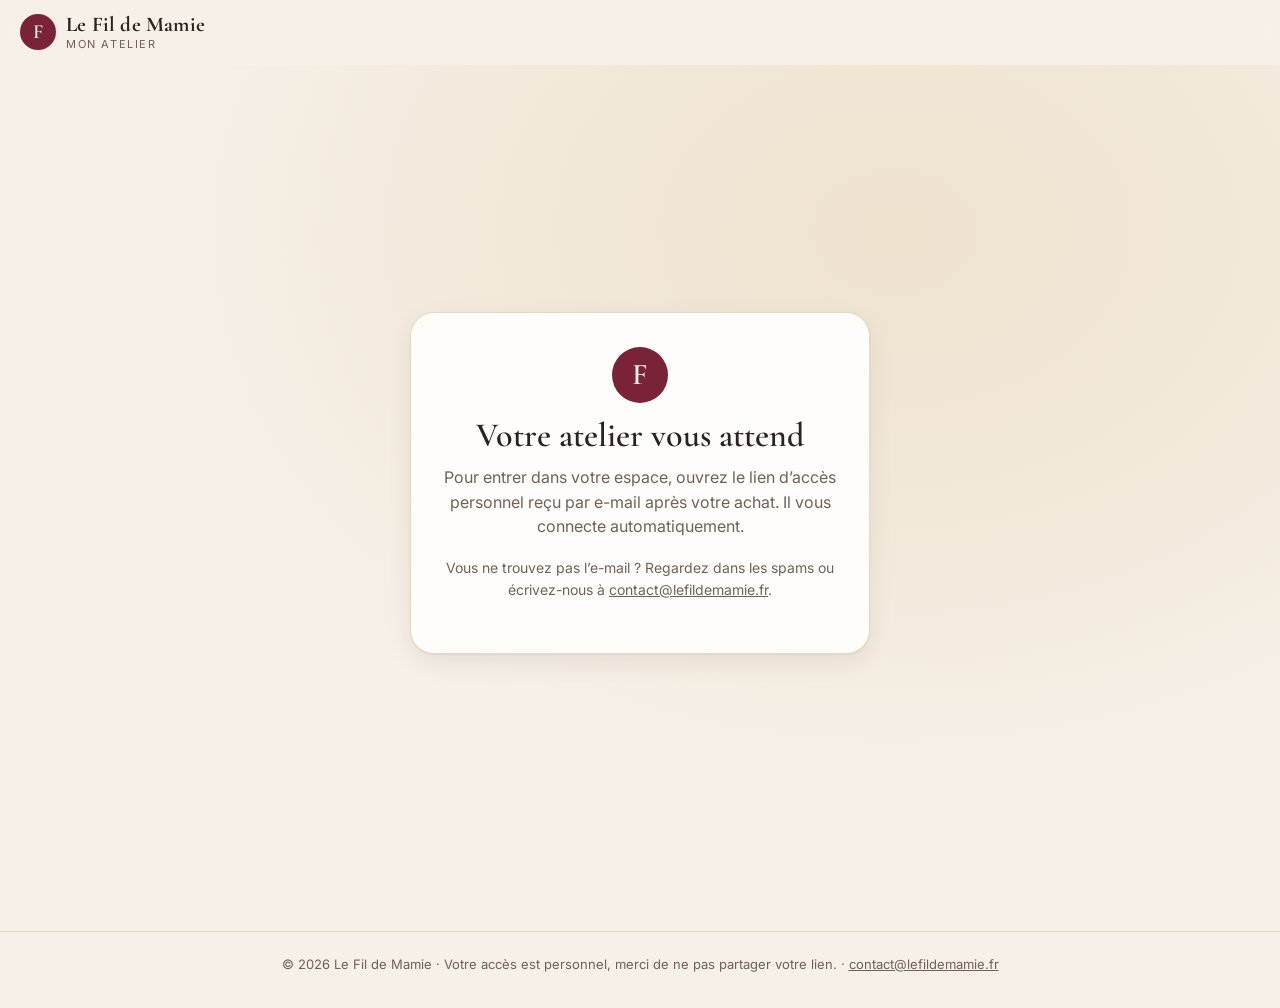
<file: membres/index.html>
<!DOCTYPE html>
<html lang="fr">
<head>
  <meta charset="utf-8">
  <meta name="viewport" content="width=device-width, initial-scale=1, viewport-fit=cover">
  <title>Mon atelier · Le Fil de Mamie</title>
  <meta name="description" content="Votre espace membre Le Fil de Mamie : vos patrons de sacs au crochet, vos bonus et vos compléments.">
  <meta name="robots" content="noindex, nofollow">
  <meta name="theme-color" content="#F6F0E7">
  <link rel="preconnect" href="https://fonts.googleapis.com">
  <link rel="preconnect" href="https://fonts.gstatic.com" crossorigin>
  <link href="https://fonts.googleapis.com/css2?family=Cormorant+Garamond:ital,wght@0,500;0,600;0,700;1,500&family=Inter:wght@400;500;600;700&display=swap" rel="stylesheet">
  <link rel="stylesheet" href="style.css?v=5">
  <link rel="icon" href="data:image/svg+xml,%3Csvg xmlns='http://www.w3.org/2000/svg' viewBox='0 0 64 64'%3E%3Ccircle cx='32' cy='32' r='30' fill='%237a2338'/%3E%3Ctext x='32' y='42' font-size='30' text-anchor='middle' fill='%23F6F0E7' font-family='Georgia'%3EF%3C/text%3E%3C/svg%3E">
</head>
<body>
  <header class="topbar" id="topbar">
    <div class="topbar-in">
      <a class="brand" href="#/">
        <span class="brand-mark">F</span>
        <span class="brand-txt"><b>Le Fil de Mamie</b><small>Mon atelier</small></span>
      </a>
      <nav class="topnav" id="topnav"></nav>
    </div>
  </header>
  <main id="app" aria-live="polite"></main>
  <footer class="foot" id="foot"></footer>
  <script src="data.js?v=2"></script>
  <script src="app.js?v=2"></script>
</body>
</html>
</file>
<file: membres/style.css>
:root {
  --bg: #F6F0E7;
  --bg-2: #EFE6D8;
  --card: #FFFDF9;
  --ink: #2B2320;
  --ink-2: #6E625A;
  --line: #E4D8C6;
  --wine: #7A2338;
  --wine-2: #5E1A2A;
  --gold: #B48A4E;
  --sage: #7F8F70;
  --terra: #B5603F;
  --ok: #4E7A52;
  --shadow: 0 1px 2px rgba(60,40,25,.06), 0 8px 24px rgba(60,40,25,.08);
  --r: 16px;
  --serif: "Cormorant Garamond", Georgia, "Times New Roman", serif;
  --sans: "Inter", system-ui, -apple-system, "Segoe UI", Roboto, sans-serif;
}
* { box-sizing: border-box; }
html { -webkit-text-size-adjust: 100%; scroll-behavior: smooth; }
body { margin: 0; background: var(--bg); color: var(--ink); font: 16px/1.55 var(--sans); }
img { display: block; max-width: 100%; }
a { color: inherit; }
button { font: inherit; cursor: pointer; }
.sr { position: absolute; width: 1px; height: 1px; overflow: hidden; clip: rect(0 0 0 0); }
.wrap { width: min(1240px, 100% - 32px); margin-inline: auto; }
.serif { font-family: var(--serif); }

/* ---------- topbar ---------- */
.topbar { position: sticky; top: 0; z-index: 30; background: rgba(246,240,231,.88); backdrop-filter: saturate(140%) blur(10px); -webkit-backdrop-filter: saturate(140%) blur(10px); border-bottom: 1px solid transparent; transition: border-color .2s; }
.topbar.solid { border-bottom-color: var(--line); }
.topbar-in { width: min(1240px, 100% - 32px); margin-inline: auto; height: 64px; display: flex; align-items: center; justify-content: space-between; gap: 12px; }
.brand { display: flex; align-items: center; gap: 10px; text-decoration: none; }
.brand-mark { width: 36px; height: 36px; border-radius: 50%; background: var(--wine); color: var(--bg); display: grid; place-items: center; font: 600 20px/1 var(--serif); }
.brand-txt { display: flex; flex-direction: column; line-height: 1.1; }
.brand-txt b { font: 700 21px/1 var(--serif); letter-spacing: .2px; }
.brand-txt small { font-size: 11px; letter-spacing: 1.6px; text-transform: uppercase; color: var(--ink-2); margin-top: 3px; }
.topnav { display: flex; gap: 4px; }
.topnav a { text-decoration: none; font-size: 14px; font-weight: 500; color: var(--ink-2); padding: 8px 12px; border-radius: 999px; }
.topnav a:hover, .topnav a.on { color: var(--ink); background: var(--bg-2); }
.topnav a, .brand-txt b { white-space: nowrap; }
@media (max-width: 640px) {
  .brand-txt small, .topnav a.home { display: none; }
  .brand-txt b { font-size: 19px; }
  .brand-mark { width: 32px; height: 32px; font-size: 18px; }
  .topnav a { padding: 8px 10px; }
}
@media (max-width: 380px) {
  .brand-txt b { font-size: 17px; }
  .topnav { gap: 0; }
  .topnav a { padding: 8px 7px; font-size: 13.5px; }
}
@media (max-width: 340px) { .brand-txt { display: none; } }

/* ---------- hero ---------- */
.hero { position: relative; min-height: min(84vh, 700px); display: flex; align-items: center; overflow: hidden; background: #170F0C; color: #F6EFE6; }
.hero-img { position: absolute; inset: 0; width: 100%; height: 100%; object-fit: cover; object-position: 68% 50%; }
.hero::after { content: ""; position: absolute; inset: 0; pointer-events: none;
  background: linear-gradient(90deg, rgba(18,11,9,.92) 0%, rgba(18,11,9,.78) 30%, rgba(18,11,9,.25) 52%, rgba(18,11,9,0) 64%),
              linear-gradient(0deg, rgba(18,11,9,.65) 0%, rgba(18,11,9,0) 30%); }
.hero-in { position: relative; z-index: 1; width: min(1240px, 100% - 32px); margin-inline: auto; padding: 64px 0; }
.hero-box { max-width: 500px; }
.hero .eyebrow { color: #D9B27C; }
.hero h1 { color: #FFF8EF; text-shadow: 0 2px 24px rgba(0,0,0,.35); }
.hero h1 em { color: #E7BE86; }
.hero p.lead { color: rgba(246,239,230,.82); }
.hero .btn-primary { background: #E2B878; color: #24140F; box-shadow: 0 10px 30px rgba(226,184,120,.28); }
.hero .btn-primary:hover { background: #EDC88E; }
.hero .btn-ghost { background: rgba(255,255,255,.06); border-color: rgba(246,239,230,.35); color: #FFF8EF; backdrop-filter: blur(6px); }
.hero .btn-ghost:hover { background: rgba(255,255,255,.14); }
.hero .progress { margin-top: 28px; max-width: 380px; padding: 14px 16px; border-radius: 16px; background: rgba(255,255,255,.06); border: 1px solid rgba(246,239,230,.14); backdrop-filter: blur(8px); }
.hero .progress-top { color: rgba(246,239,230,.8); }
.hero .progress-top b { color: #FFF8EF; font-weight: 600; }
.hero .bar { background: rgba(246,239,230,.14); }
.hero .bar i { background: linear-gradient(90deg, #E2B878, #C78B4F); }
.hero-badges { display: flex; flex-wrap: wrap; gap: 8px; margin: 0 0 24px; }
.hero-badges span { font-size: 12.5px; padding: 6px 12px; border-radius: 99px; background: rgba(255,255,255,.07); border: 1px solid rgba(246,239,230,.16); color: rgba(246,239,230,.9); }
.eyebrow { display: inline-flex; align-items: center; gap: 8px; font-size: 12px; font-weight: 600; letter-spacing: 1.8px; text-transform: uppercase; color: var(--wine); }
.eyebrow::before { content: ""; width: 22px; height: 1px; background: currentColor; }
.hero h1 { font: 600 clamp(40px, 6vw, 64px)/1.02 var(--serif); margin: 14px 0 14px; letter-spacing: -.5px; }
.hero h1 em { font-style: italic; }
.hero p.lead { font-size: 17px; margin: 0 0 24px; max-width: 460px; }
.btns { display: flex; flex-wrap: wrap; gap: 10px; }
.btn { display: inline-flex; align-items: center; justify-content: center; gap: 8px; min-height: 48px; padding: 0 22px; border-radius: 999px; border: 1px solid transparent; font-weight: 600; font-size: 15px; text-decoration: none; transition: transform .15s, background .15s, box-shadow .15s; }
.btn:active { transform: scale(.98); }
.btn-primary { background: var(--wine); color: #fff; box-shadow: 0 6px 18px rgba(122,35,56,.25); }
.btn-primary:hover { background: var(--wine-2); }
.btn-ghost { background: rgba(255,253,249,.7); border-color: var(--line); color: var(--ink); }
.btn-ghost:hover { background: var(--card); }
.btn-ok { background: var(--ok); color: #fff; }
.btn svg { width: 18px; height: 18px; }
.progress { margin-top: 26px; max-width: 360px; }
.progress-top { display: flex; justify-content: space-between; font-size: 13px; color: var(--ink-2); margin-bottom: 8px; }
.bar { height: 6px; border-radius: 99px; background: rgba(122,35,56,.12); overflow: hidden; }
.bar i { display: block; height: 100%; background: linear-gradient(90deg, var(--gold), var(--wine)); border-radius: inherit; transition: width .4s; }

@media (min-width: 1025px) { .hero-img { object-position: 78% 50%; } }
@media (min-width: 1025px) and (max-width: 1240px) { .hero-box { max-width: 400px; } .hero h1 { font-size: 46px; } .hero-img { object-position: 92% 50%; } }
@media (max-width: 1024px) {
  .hero { min-height: 0; flex-direction: column; align-items: stretch; }
  .hero-img { position: relative; height: auto; aspect-ratio: 16/10; object-position: 72% 55%; }
  .hero::after { background: linear-gradient(0deg, #170F0C 0%, #170F0C 40%, rgba(23,15,12,0) 58%); }
  .hero-in { margin-top: -80px; padding: 0 0 34px; }
}
@media (max-width: 760px) {
  .hero-img { aspect-ratio: 1/1; object-position: 66% 60%; }
  .hero::after { background: linear-gradient(0deg, #170F0C 0%, #170F0C 44%, rgba(23,15,12,0) 56%); }
  .hero-in { margin-top: -22px; padding: 0 0 30px; }
  .hero .progress { max-width: none; }
}

/* ---------- sections & shelves ---------- */
.sec { padding: 26px 0 8px; }
.sec-head { display: flex; align-items: flex-end; justify-content: space-between; gap: 16px; margin-bottom: 14px; }
.sec-head h2 { font: 600 30px/1.1 var(--serif); margin: 0; }
.sec-head p { margin: 4px 0 0; color: var(--ink-2); font-size: 14px; }
.sec-head .more { font-size: 14px; font-weight: 600; color: var(--wine); text-decoration: none; white-space: nowrap; }
.shelf { position: relative; }
.rail { display: grid; grid-auto-flow: column; grid-auto-columns: 172px; gap: 16px; overflow-x: auto; scroll-snap-type: x mandatory; padding: 4px 2px 18px; scrollbar-width: none; }
.rail::-webkit-scrollbar { display: none; }
.rail > * { scroll-snap-align: start; }
.rail.wide { grid-auto-columns: 224px; }
.arrow { position: absolute; top: 38%; z-index: 2; width: 42px; height: 42px; border-radius: 50%; border: 1px solid var(--line); background: var(--card); box-shadow: var(--shadow); display: grid; place-items: center; opacity: 0; transition: opacity .2s; }
.shelf:hover .arrow:not([disabled]) { opacity: 1; }
.arrow[disabled] { display: none; }
.arrow.prev { left: -14px; } .arrow.next { right: -14px; }
.arrow svg { width: 18px; height: 18px; }
@media (hover: none) { .arrow { display: none; } }

/* pattern card */
.pcard { text-decoration: none; display: block; }
.pcard .ph { position: relative; aspect-ratio: 4/5; border-radius: 14px; background: #F3ECE2; overflow: hidden; box-shadow: var(--shadow); }
.pcard .ph img { width: 100%; height: 100%; object-fit: contain; padding: 10px; transition: transform .35s; }
.pcard:hover .ph img { transform: scale(1.04); }
.pcard .num { position: absolute; left: 10px; top: 10px; font-size: 11px; font-weight: 700; letter-spacing: .6px; color: var(--ink-2); background: rgba(255,253,249,.9); padding: 3px 8px; border-radius: 99px; }
.pcard .done { position: absolute; right: 10px; top: 10px; width: 26px; height: 26px; border-radius: 50%; background: var(--ok); color: #fff; display: grid; place-items: center; }
.pcard .done svg { width: 14px; height: 14px; }
.pcard .tt { margin: 10px 2px 0; font-weight: 600; font-size: 14.5px; line-height: 1.3; }
.pcard .sub { margin: 2px 2px 0; font-size: 12.5px; color: var(--ink-2); }

/* poster card (bonus / complements) */
.poster { position: relative; display: block; aspect-ratio: 3/4; border-radius: 16px; overflow: hidden; text-decoration: none; color: #fff; box-shadow: var(--shadow); background: #3a2a22; }
.poster img { width: 100%; height: 100%; object-fit: cover; transition: transform .4s; }
.poster:hover img { transform: scale(1.05); }
.poster::after { content: ""; position: absolute; inset: 0; background: linear-gradient(0deg, rgba(30,18,12,.86) 0%, rgba(30,18,12,.25) 52%, rgba(30,18,12,0) 70%); }
.poster .cap { position: absolute; left: 14px; right: 14px; bottom: 14px; z-index: 1; }
.poster .tag { display: inline-block; font-size: 10.5px; font-weight: 700; letter-spacing: 1.4px; text-transform: uppercase; background: var(--gold); color: #fff; padding: 4px 9px; border-radius: 99px; }
.poster .tag.c { background: var(--sage); }
.poster b { display: block; font: 600 22px/1.1 var(--serif); margin-top: 8px; }
.poster small { display: block; margin-top: 4px; font-size: 12.5px; opacity: .9; }

/* ---------- catalogue ---------- */
.filters { display: flex; flex-wrap: wrap; gap: 8px; align-items: center; margin-bottom: 18px; }
.search { position: relative; flex: 1 1 240px; max-width: 360px; }
.search input { width: 100%; height: 44px; border-radius: 999px; border: 1px solid var(--line); background: var(--card); padding: 0 16px 0 42px; font: inherit; font-size: 15px; color: var(--ink); outline: none; }
.search input:focus { border-color: var(--wine); box-shadow: 0 0 0 3px rgba(122,35,56,.12); }
.search svg { position: absolute; left: 14px; top: 13px; width: 18px; height: 18px; color: var(--ink-2); }
.chip { height: 38px; padding: 0 15px; border-radius: 999px; border: 1px solid var(--line); background: var(--card); color: var(--ink); font-size: 14px; font-weight: 500; }
.chip.on { background: var(--ink); color: var(--bg); border-color: var(--ink); }
.grid { display: grid; grid-template-columns: repeat(auto-fill, minmax(160px, 1fr)); gap: 20px 16px; }
@media (max-width: 420px) { .grid { grid-template-columns: repeat(2, 1fr); gap: 16px 12px; } }
.empty { padding: 40px 0; text-align: center; color: var(--ink-2); }

/* ---------- detail page ---------- */
.back { display: inline-flex; align-items: center; gap: 6px; margin: 20px 0 8px; font-size: 14px; font-weight: 600; color: var(--ink-2); text-decoration: none; }
.back svg { width: 16px; height: 16px; }
.detail { display: grid; grid-template-columns: minmax(0, 440px) minmax(0, 1fr); gap: 40px; align-items: start; padding: 8px 0 24px; }
.detail .media { border-radius: 20px; background: #F3ECE2; overflow: hidden; box-shadow: var(--shadow); aspect-ratio: 4/5; }
.detail .media img { width: 100%; height: 100%; object-fit: contain; padding: 18px; }
.detail .media.cover img { object-fit: cover; padding: 0; }
.detail h1 { font: 600 clamp(34px, 4.6vw, 52px)/1.05 var(--serif); margin: 10px 0 12px; }
.meta { display: flex; flex-wrap: wrap; gap: 8px; margin-bottom: 18px; }
.pill { font-size: 13px; padding: 6px 12px; border-radius: 99px; background: var(--card); border: 1px solid var(--line); color: var(--ink-2); }
.desc { color: var(--ink-2); margin: 0 0 22px; max-width: 560px; }
.tip { margin-top: 20px; padding: 14px 16px; border-radius: 14px; background: var(--card); border: 1px solid var(--line); font-size: 14px; color: var(--ink-2); display: flex; gap: 10px; }
.tip svg { flex: none; width: 18px; height: 18px; color: var(--gold); margin-top: 2px; }
@media (max-width: 820px) { .detail { grid-template-columns: 1fr; gap: 20px; } .detail .media { max-width: 440px; width: 100%; margin-inline: auto; } }

.viewer { margin: 8px 0 24px; border-radius: 18px; overflow: hidden; border: 1px solid var(--line); background: var(--card); box-shadow: var(--shadow); }
.viewer-bar { display: flex; justify-content: space-between; align-items: center; gap: 10px; padding: 12px 16px; border-bottom: 1px solid var(--line); font-size: 14px; }
.viewer-bar a { font-weight: 600; color: var(--wine); text-decoration: none; }
.viewer iframe { display: block; width: 100%; height: min(82vh, 900px); border: 0; background: #fff; }
.viewer.folder iframe { height: 560px; }

.pn { display: grid; grid-template-columns: 1fr 1fr; gap: 14px; padding: 8px 0 30px; }
.pn a { display: flex; align-items: center; gap: 12px; padding: 12px; border-radius: 16px; background: var(--card); border: 1px solid var(--line); text-decoration: none; min-width: 0; }
.pn a.nx { justify-content: flex-end; text-align: right; }
.pn img { width: 56px; height: 56px; border-radius: 10px; object-fit: contain; background: #F3ECE2; flex: none; }
.pn small { display: block; font-size: 12px; color: var(--ink-2); }
.pn b { display: block; font-size: 14.5px; white-space: nowrap; overflow: hidden; text-overflow: ellipsis; }
.pn span { min-width: 0; }
@media (max-width: 560px) { .pn { grid-template-columns: 1fr; } .pn a.nx { justify-content: flex-start; text-align: left; flex-direction: row-reverse; } }

/* ---------- bonus article ---------- */
.article { max-width: 780px; margin-inline: auto; padding-bottom: 30px; }
.toc { display: flex; flex-wrap: wrap; gap: 8px; margin: 6px 0 26px; }
.toc a { font-size: 13.5px; text-decoration: none; padding: 7px 12px; border-radius: 99px; background: var(--card); border: 1px solid var(--line); color: var(--ink-2); }
.toc a:hover { color: var(--wine); border-color: var(--wine); }
.art-sec { background: var(--card); border: 1px solid var(--line); border-radius: 20px; padding: 24px 24px 10px; margin-bottom: 18px; scroll-margin-top: 84px; }
.art-sec h2 { font: 600 28px/1.15 var(--serif); margin: 0 0 4px; }
.art-sec .res { color: var(--ink-2); margin: 0 0 16px; font-size: 15px; }
.art-sec ul, .art-sec ol { margin: 0 0 16px; padding-left: 22px; }
.art-sec li { margin: 6px 0; }
.art-sec ol { counter-reset: s; list-style: none; padding-left: 0; }
.art-sec ol li { counter-increment: s; position: relative; padding-left: 42px; min-height: 30px; }
.art-sec ol li::before { content: counter(s); position: absolute; left: 0; top: -1px; width: 28px; height: 28px; border-radius: 50%; background: var(--wine); color: #fff; font-size: 13px; font-weight: 700; display: grid; place-items: center; }
.tbl { overflow-x: auto; margin: 0 0 16px; border: 1px solid var(--line); border-radius: 12px; }
.tbl table { width: 100%; border-collapse: collapse; font-size: 14px; min-width: 520px; }
.tbl th { text-align: left; background: var(--bg-2); font-weight: 600; padding: 10px 12px; }
.tbl td { padding: 10px 12px; border-top: 1px solid var(--line); vertical-align: top; }
.conseil { display: flex; gap: 12px; padding: 14px 16px; border-radius: 14px; background: #F7EEE0; border-left: 3px solid var(--gold); margin: 0 0 16px; font-size: 15px; }
.conseil b { display: block; font: 600 17px/1.2 var(--serif); color: var(--wine); margin-bottom: 2px; }
@media (max-width: 560px) { .art-sec { padding: 18px 16px 6px; border-radius: 16px; } }

/* ---------- video course ---------- */
.course { display: grid; grid-template-columns: minmax(0, 1fr) 340px; gap: 24px; align-items: start; padding-bottom: 30px; }
.player { border-radius: 18px; overflow: hidden; background: #000; aspect-ratio: 16/9; box-shadow: var(--shadow); }
.player iframe { width: 100%; height: 100%; border: 0; display: block; }
.lesson-info { padding: 16px 2px; }
.lesson-info h1 { font: 600 clamp(28px, 3.6vw, 40px)/1.1 var(--serif); margin: 6px 0 8px; }
.credit { font-size: 13.5px; color: var(--ink-2); margin: 0 0 16px; }
.credit a { color: var(--wine); }
.lessons { background: var(--card); border: 1px solid var(--line); border-radius: 18px; overflow: hidden; position: sticky; top: 80px; max-height: calc(100vh - 100px); overflow-y: auto; }
.lessons h3 { margin: 0; padding: 14px 16px; font: 600 20px/1.2 var(--serif); border-bottom: 1px solid var(--line); }
.lessons a { display: flex; gap: 12px; align-items: center; padding: 10px 14px; text-decoration: none; border-bottom: 1px solid var(--line); }
.lessons a:last-child { border-bottom: 0; }
.lessons a.on { background: #F7EEE0; }
.lessons img { width: 96px; aspect-ratio: 16/9; object-fit: cover; border-radius: 8px; flex: none; }
.lessons small { display: block; font-size: 11.5px; color: var(--ink-2); }
.lessons b { display: block; font-size: 14px; line-height: 1.3; }
.lessons .ck { margin-left: auto; color: var(--ok); flex: none; }
@media (max-width: 960px) { .course { grid-template-columns: 1fr; } .lessons { position: static; max-height: none; } }

/* ---------- misc ---------- */
.welcome-note { display: flex; gap: 14px; align-items: flex-start; background: var(--card); border: 1px solid var(--line); border-radius: 18px; padding: 18px 20px; margin: 10px 0 6px; }
.welcome-note svg { flex: none; width: 22px; height: 22px; color: var(--gold); margin-top: 2px; }
.welcome-note p { margin: 0; color: var(--ink-2); font-size: 15px; }
.welcome-note b { color: var(--ink); }
.gate { min-height: calc(100vh - 64px); display: grid; place-items: center; padding: 30px 16px; background: radial-gradient(ellipse at 70% 20%, #EFE2CF 0%, var(--bg) 60%); }
.gate-card { width: min(460px, 100%); text-align: center; background: var(--card); border: 1px solid var(--line); border-radius: 24px; padding: 34px 26px; box-shadow: var(--shadow); }
.gate-card .brand-mark { width: 56px; height: 56px; font-size: 30px; margin: 0 auto 14px; }
.gate-card h1 { font: 600 34px/1.1 var(--serif); margin: 0 0 10px; }
.gate-card p { color: var(--ink-2); margin: 0 0 18px; }
.support { margin: 30px 0 10px; display: grid; grid-template-columns: 1fr auto; gap: 18px; align-items: center; background: var(--ink); color: var(--bg); border-radius: 22px; padding: 26px 28px; }
.support h3 { font: 600 28px/1.1 var(--serif); margin: 0 0 4px; }
.support p { margin: 0; opacity: .8; font-size: 15px; }
.support .btn-ghost { background: transparent; color: var(--bg); border-color: rgba(246,240,231,.35); }
@media (max-width: 640px) { .support { grid-template-columns: 1fr; } }
.foot { border-top: 1px solid var(--line); margin-top: 30px; padding: 22px 16px 34px; text-align: center; font-size: 13px; color: var(--ink-2); }
.foot a { color: var(--ink-2); }
.toast { position: fixed; left: 50%; bottom: 24px; transform: translateX(-50%) translateY(20px); opacity: 0; background: var(--ink); color: var(--bg); padding: 12px 18px; border-radius: 999px; font-size: 14px; font-weight: 500; z-index: 50; transition: .25s; pointer-events: none; }
.toast.show { opacity: 1; transform: translateX(-50%); }
</file>
